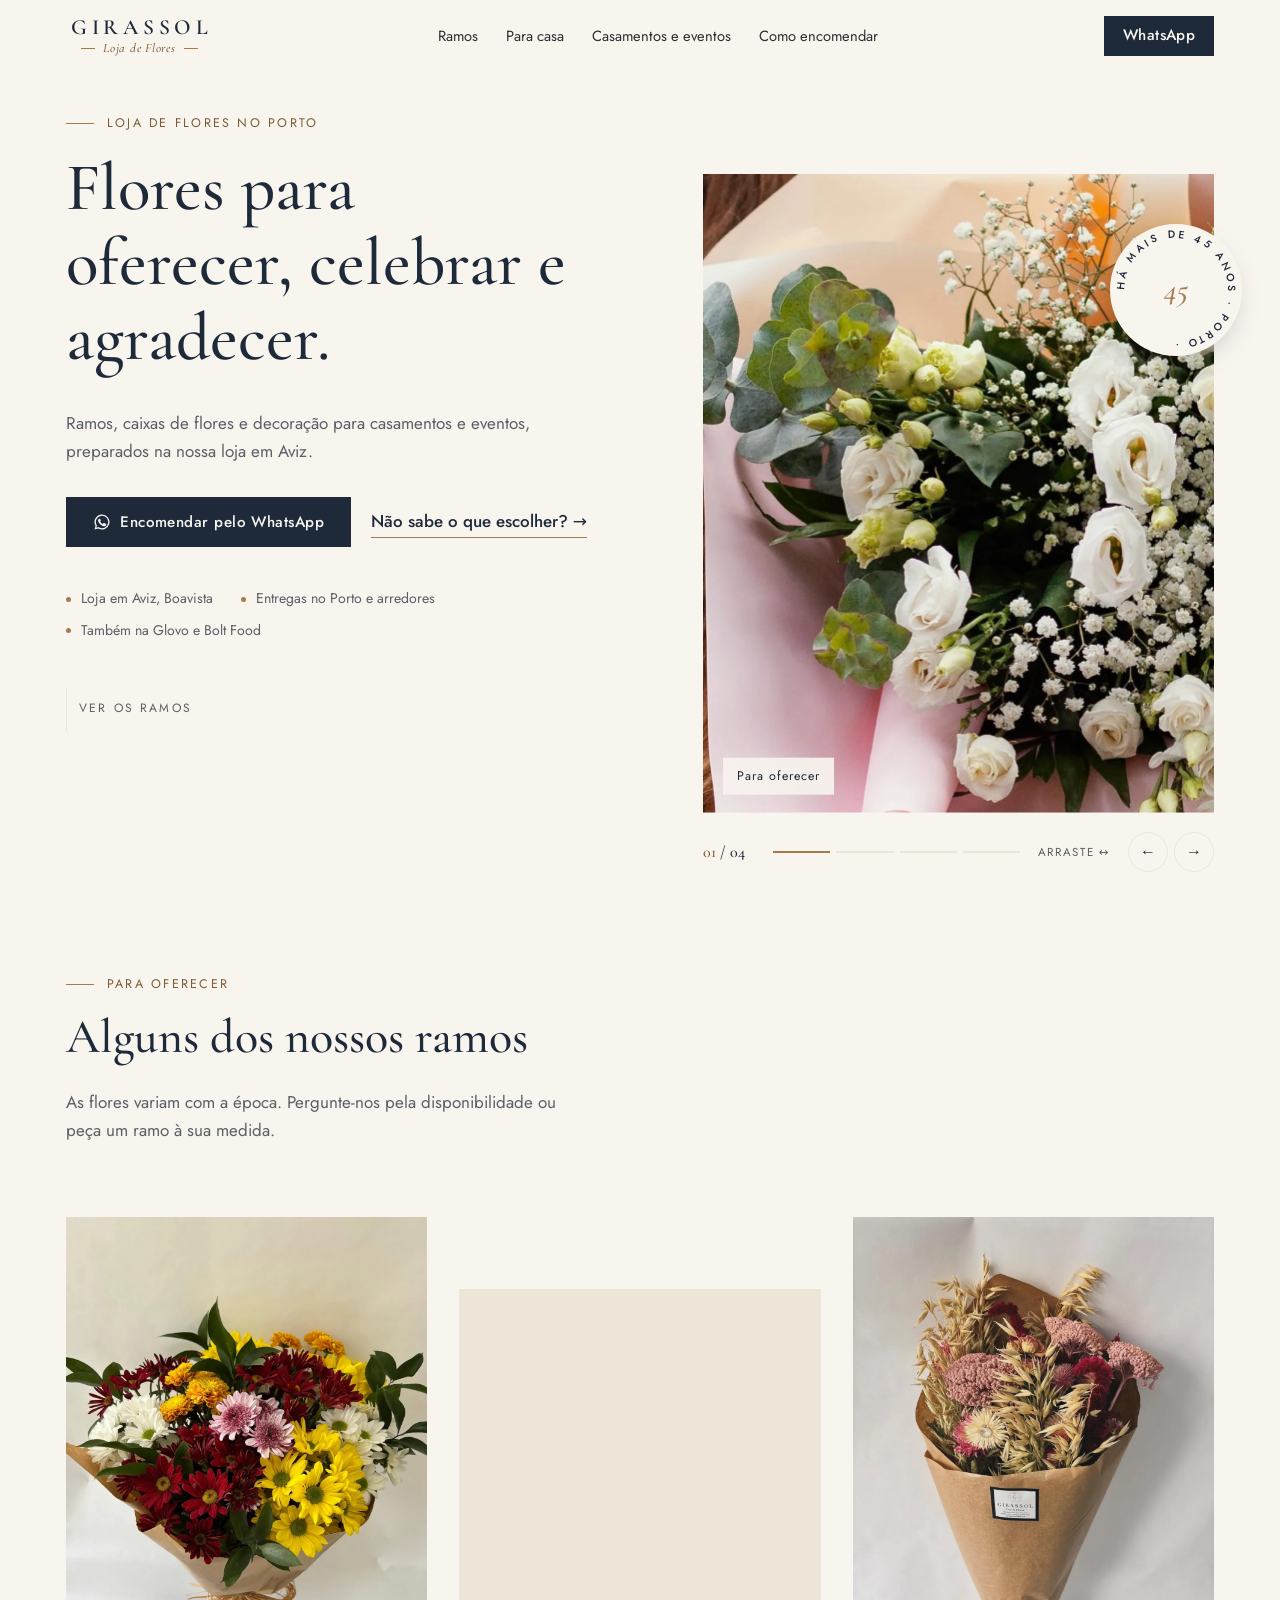
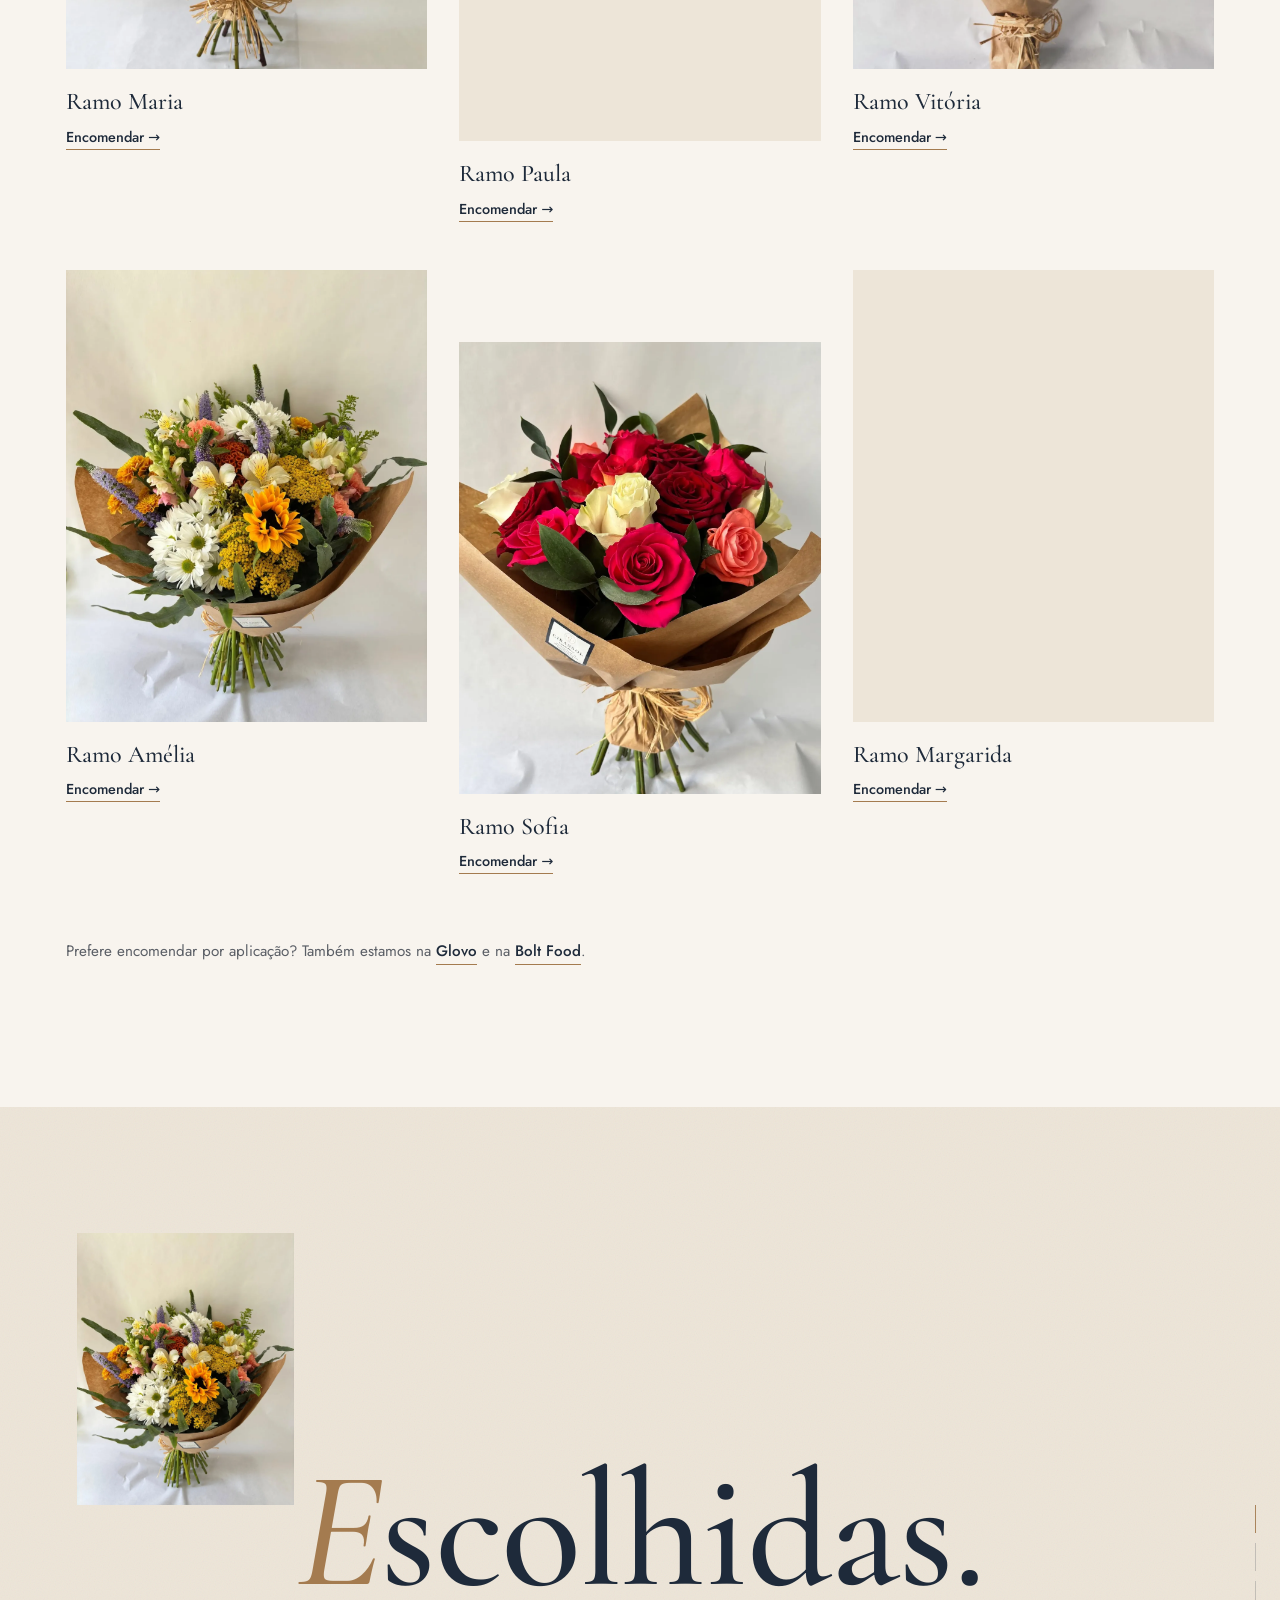
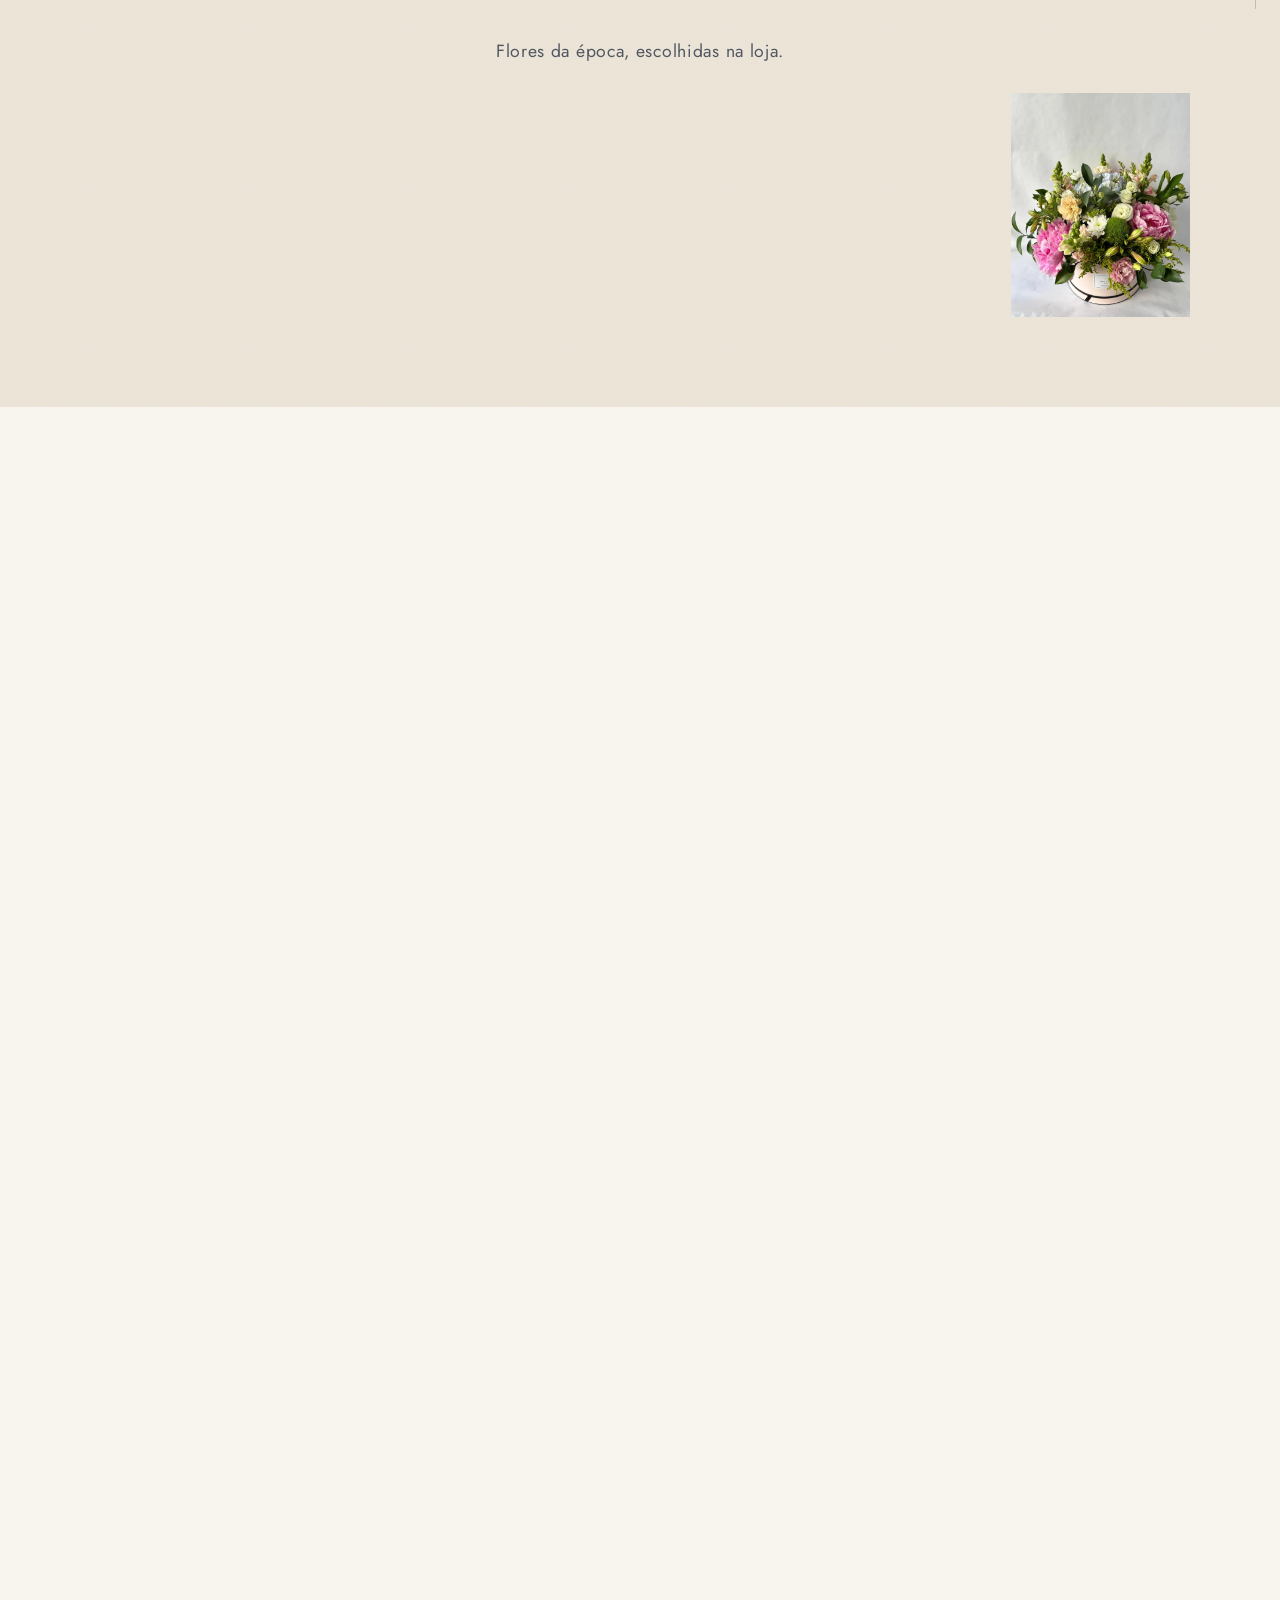
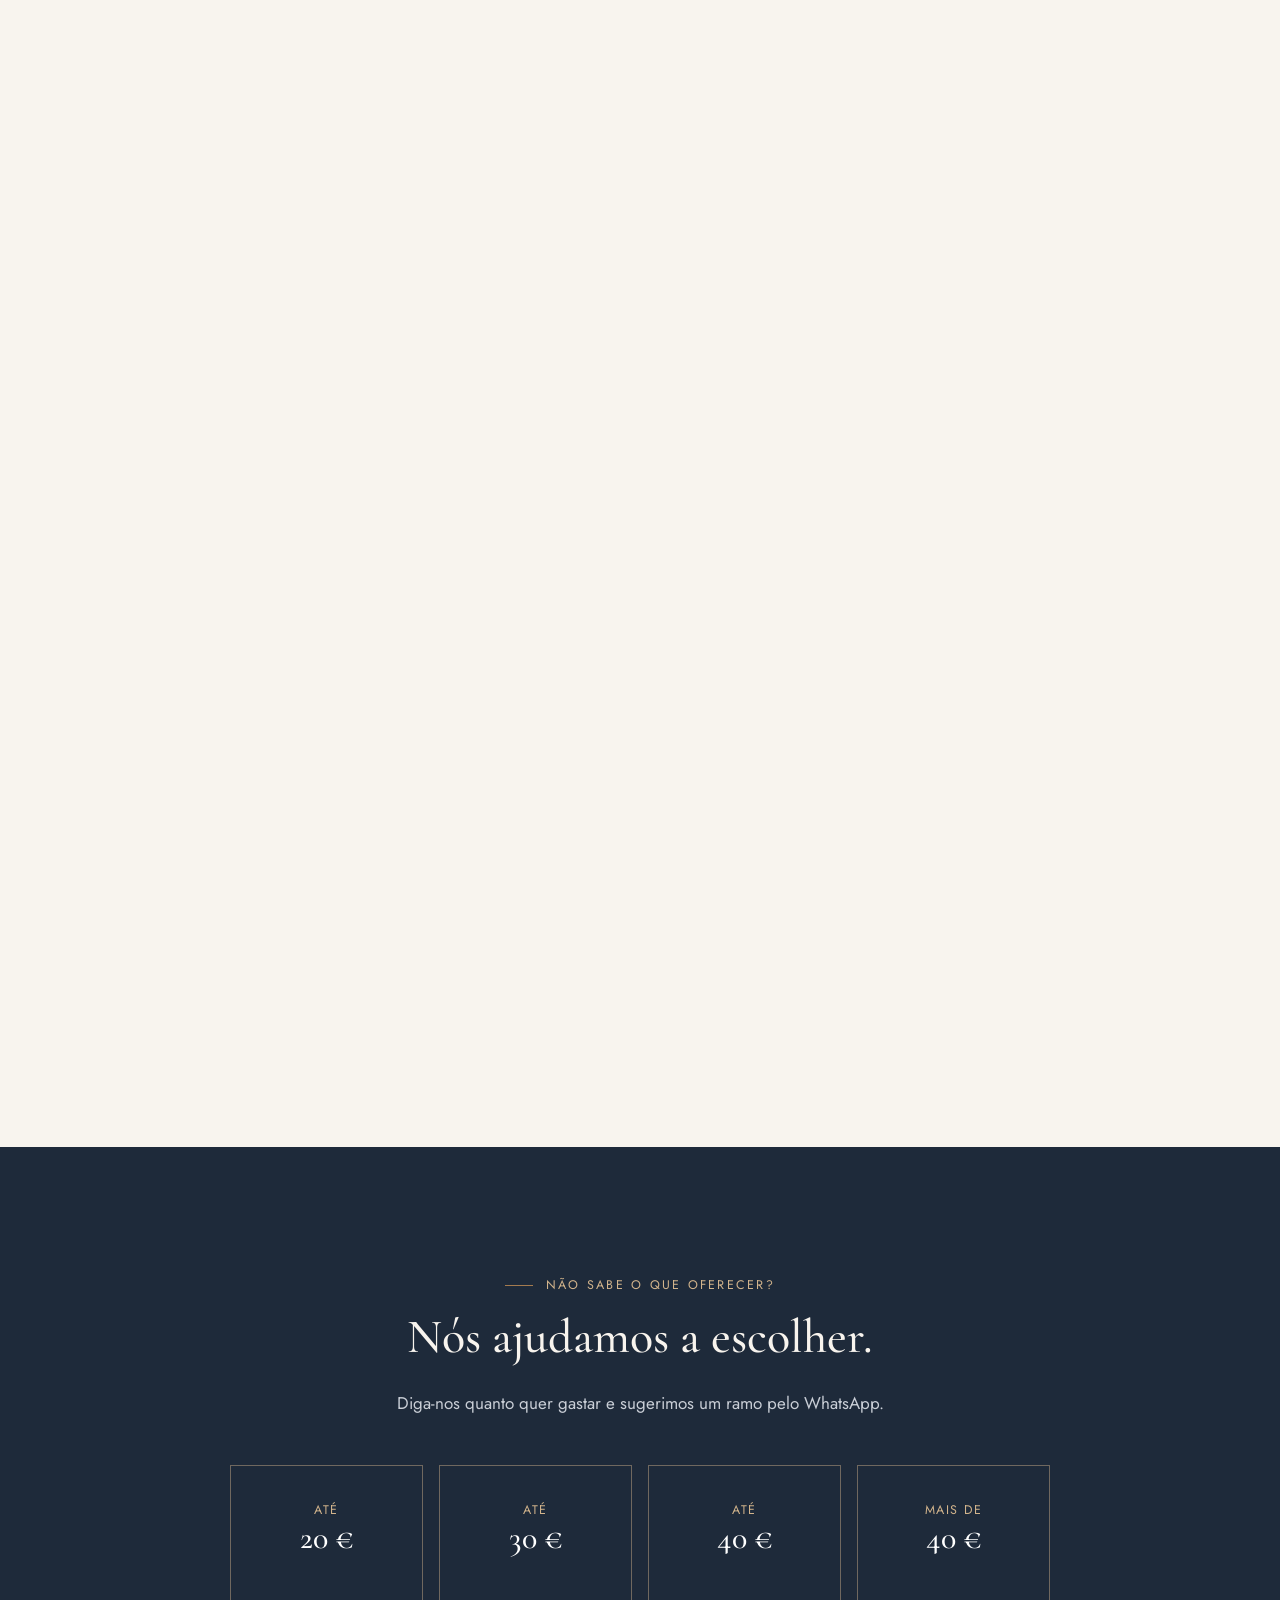
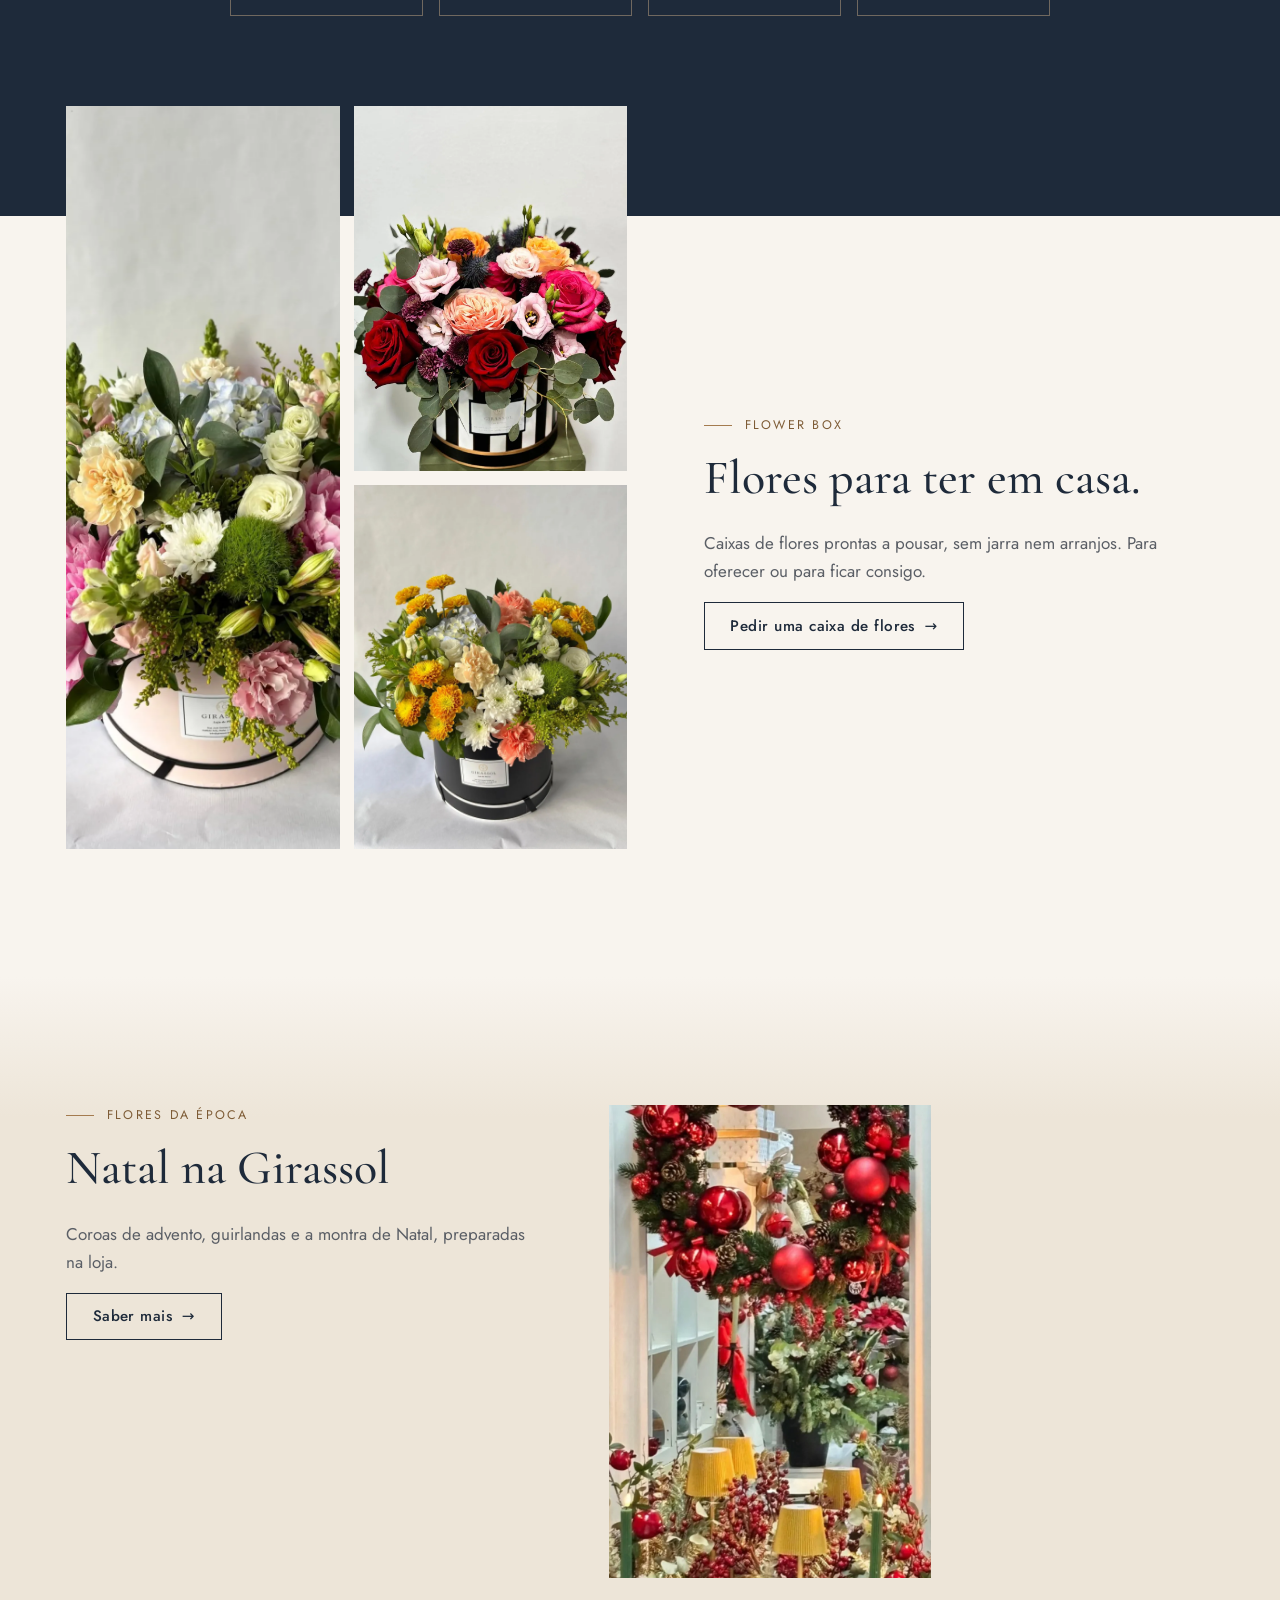
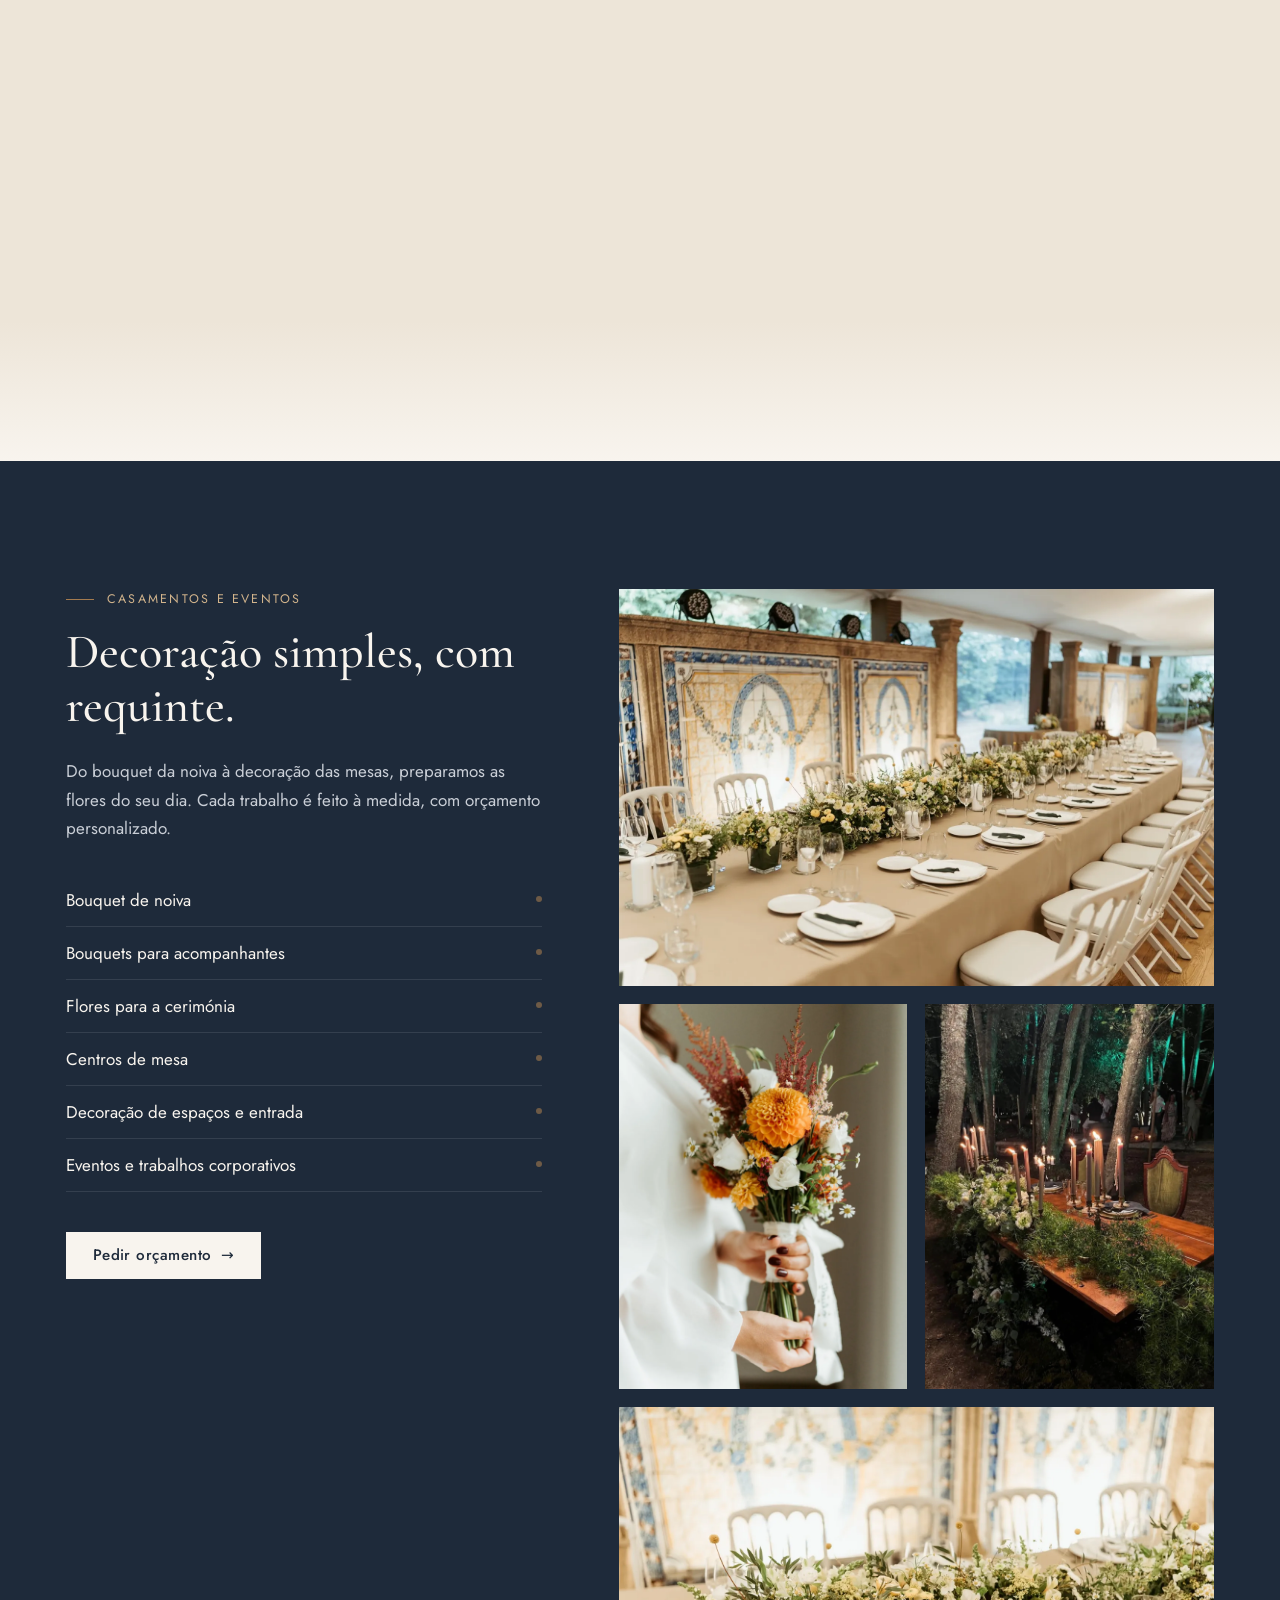
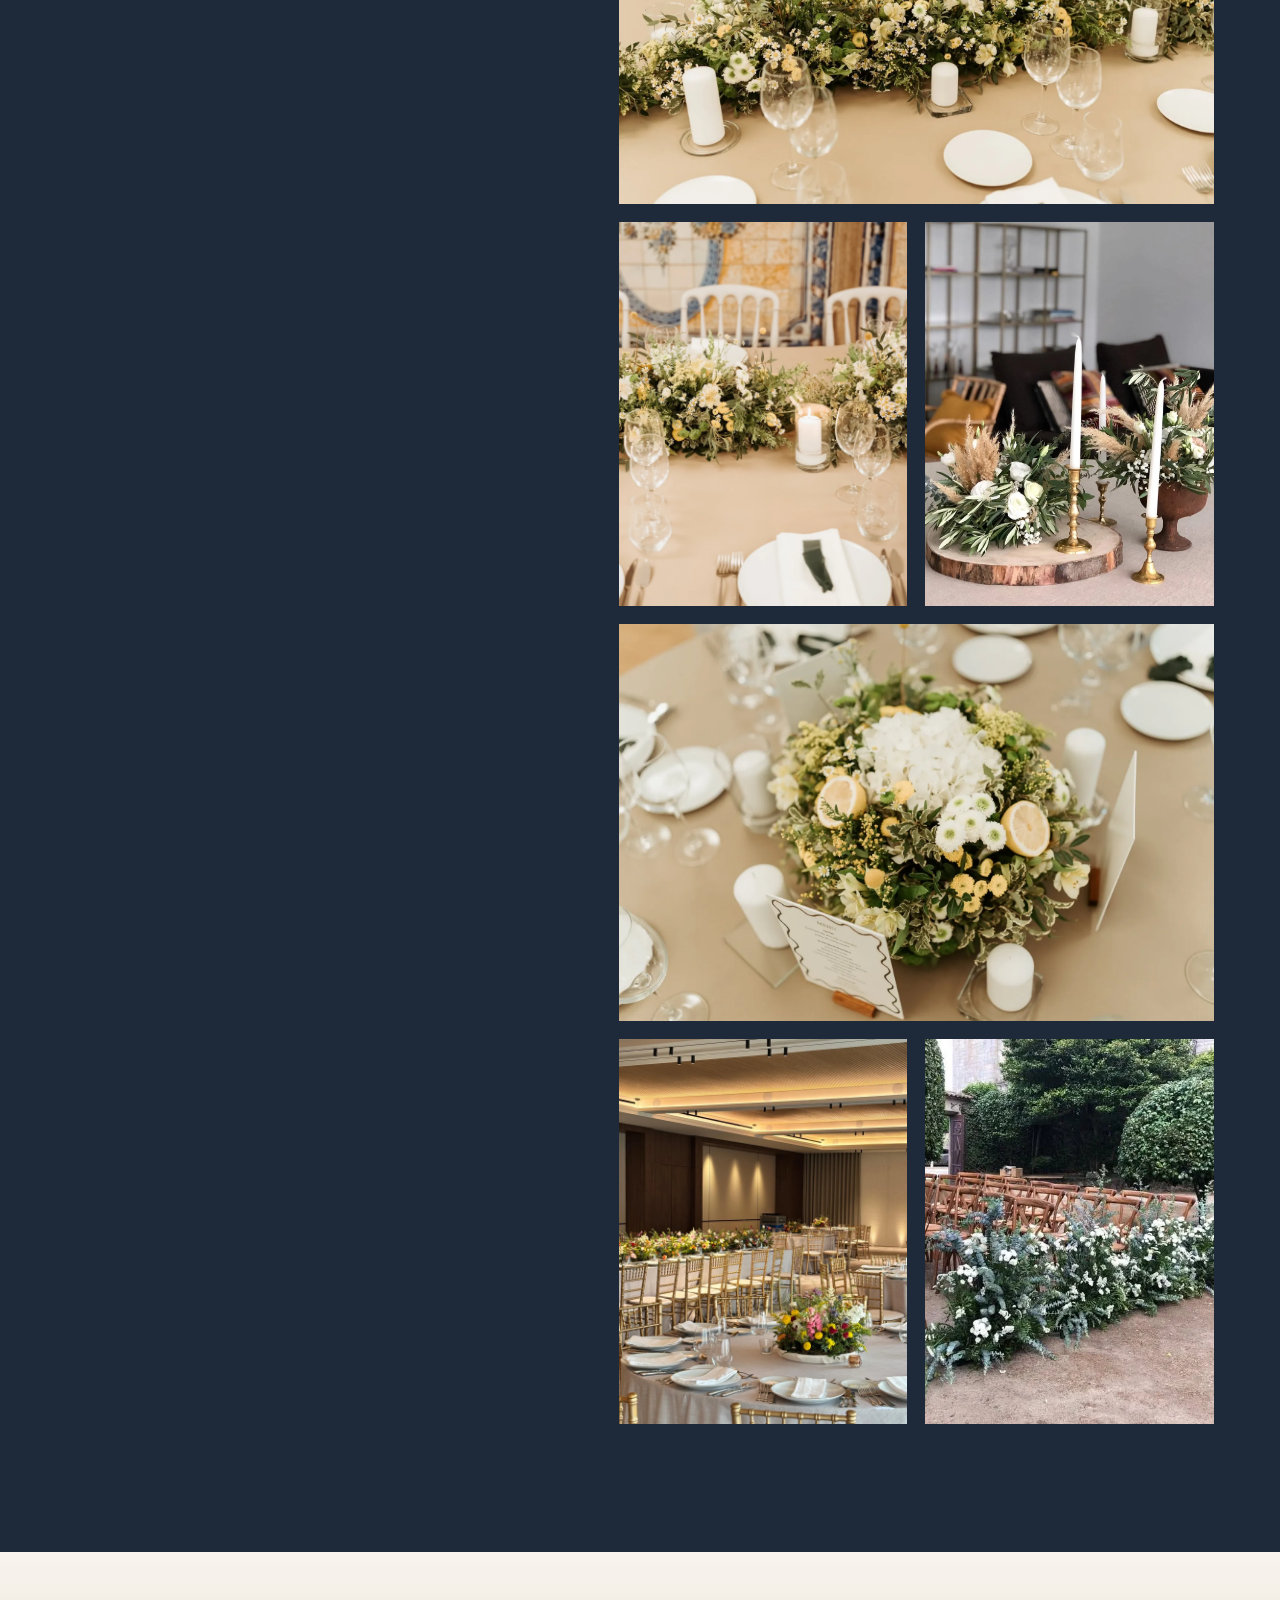
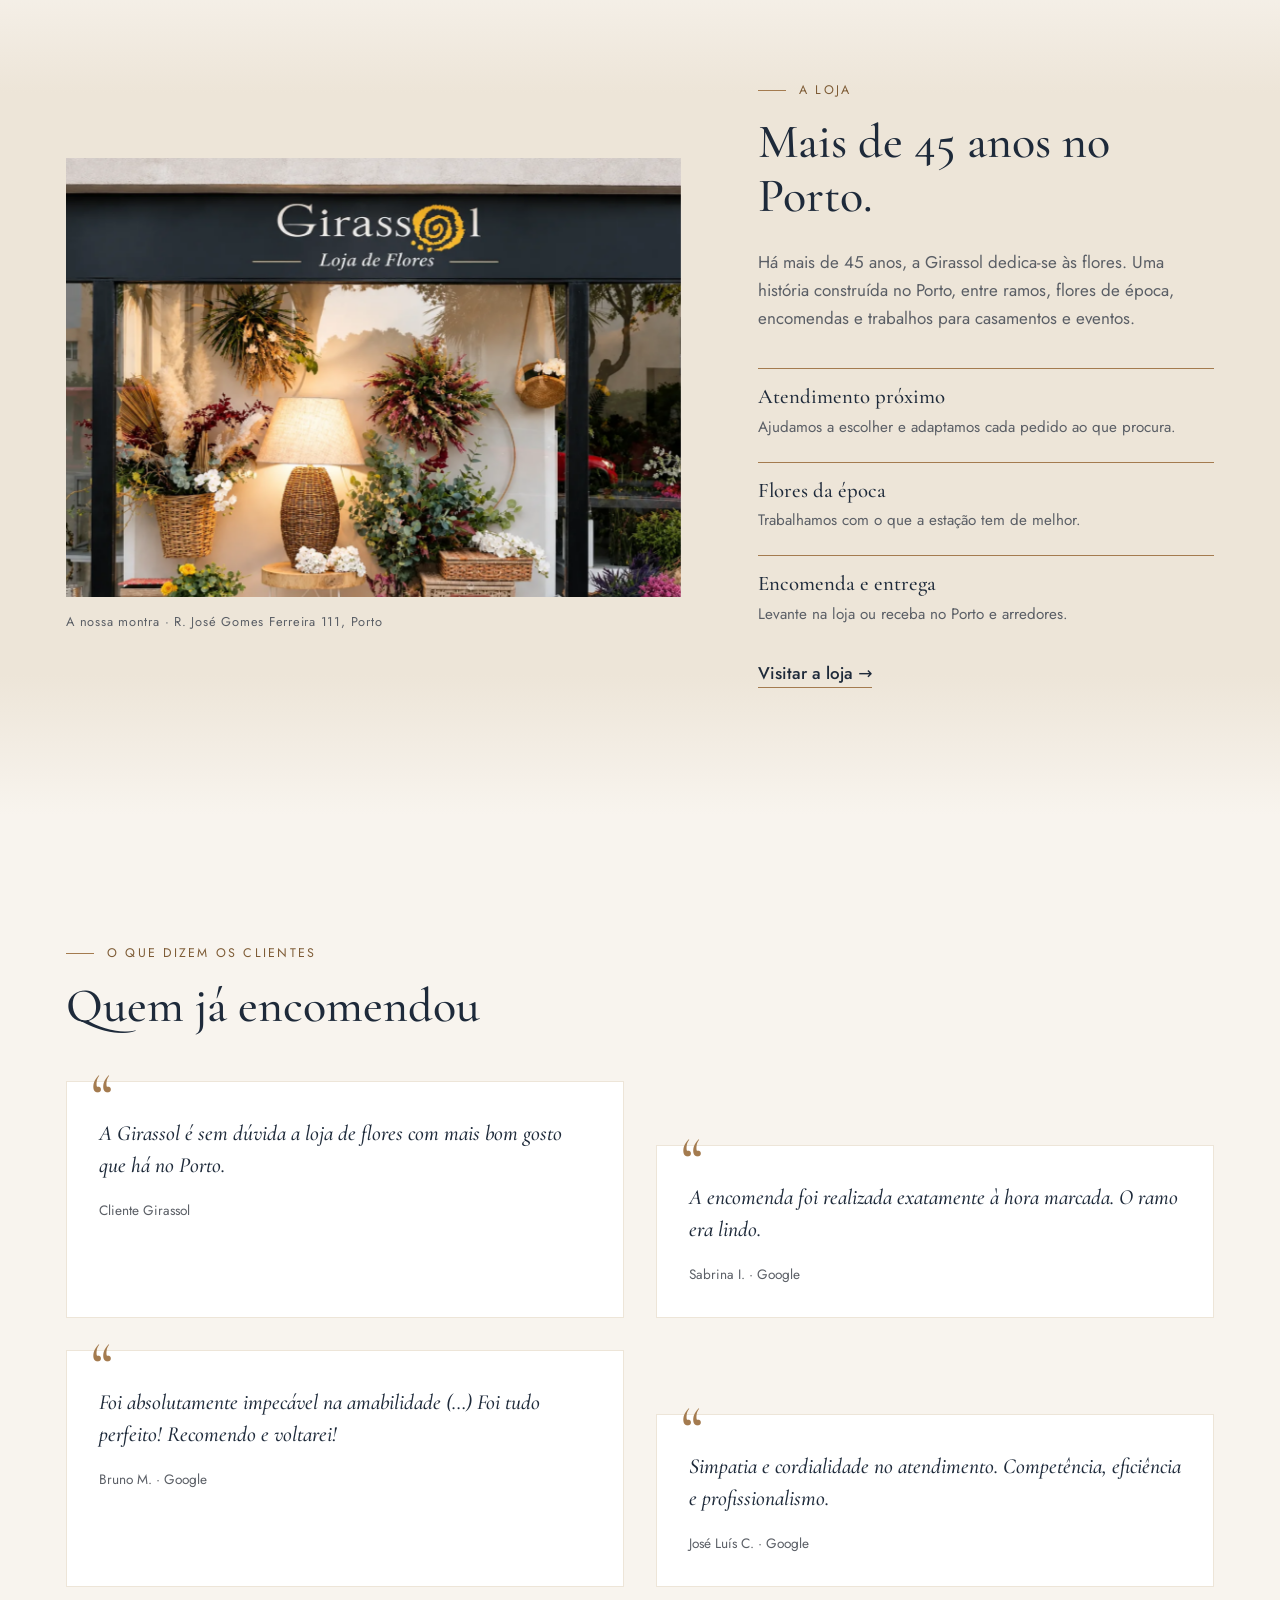
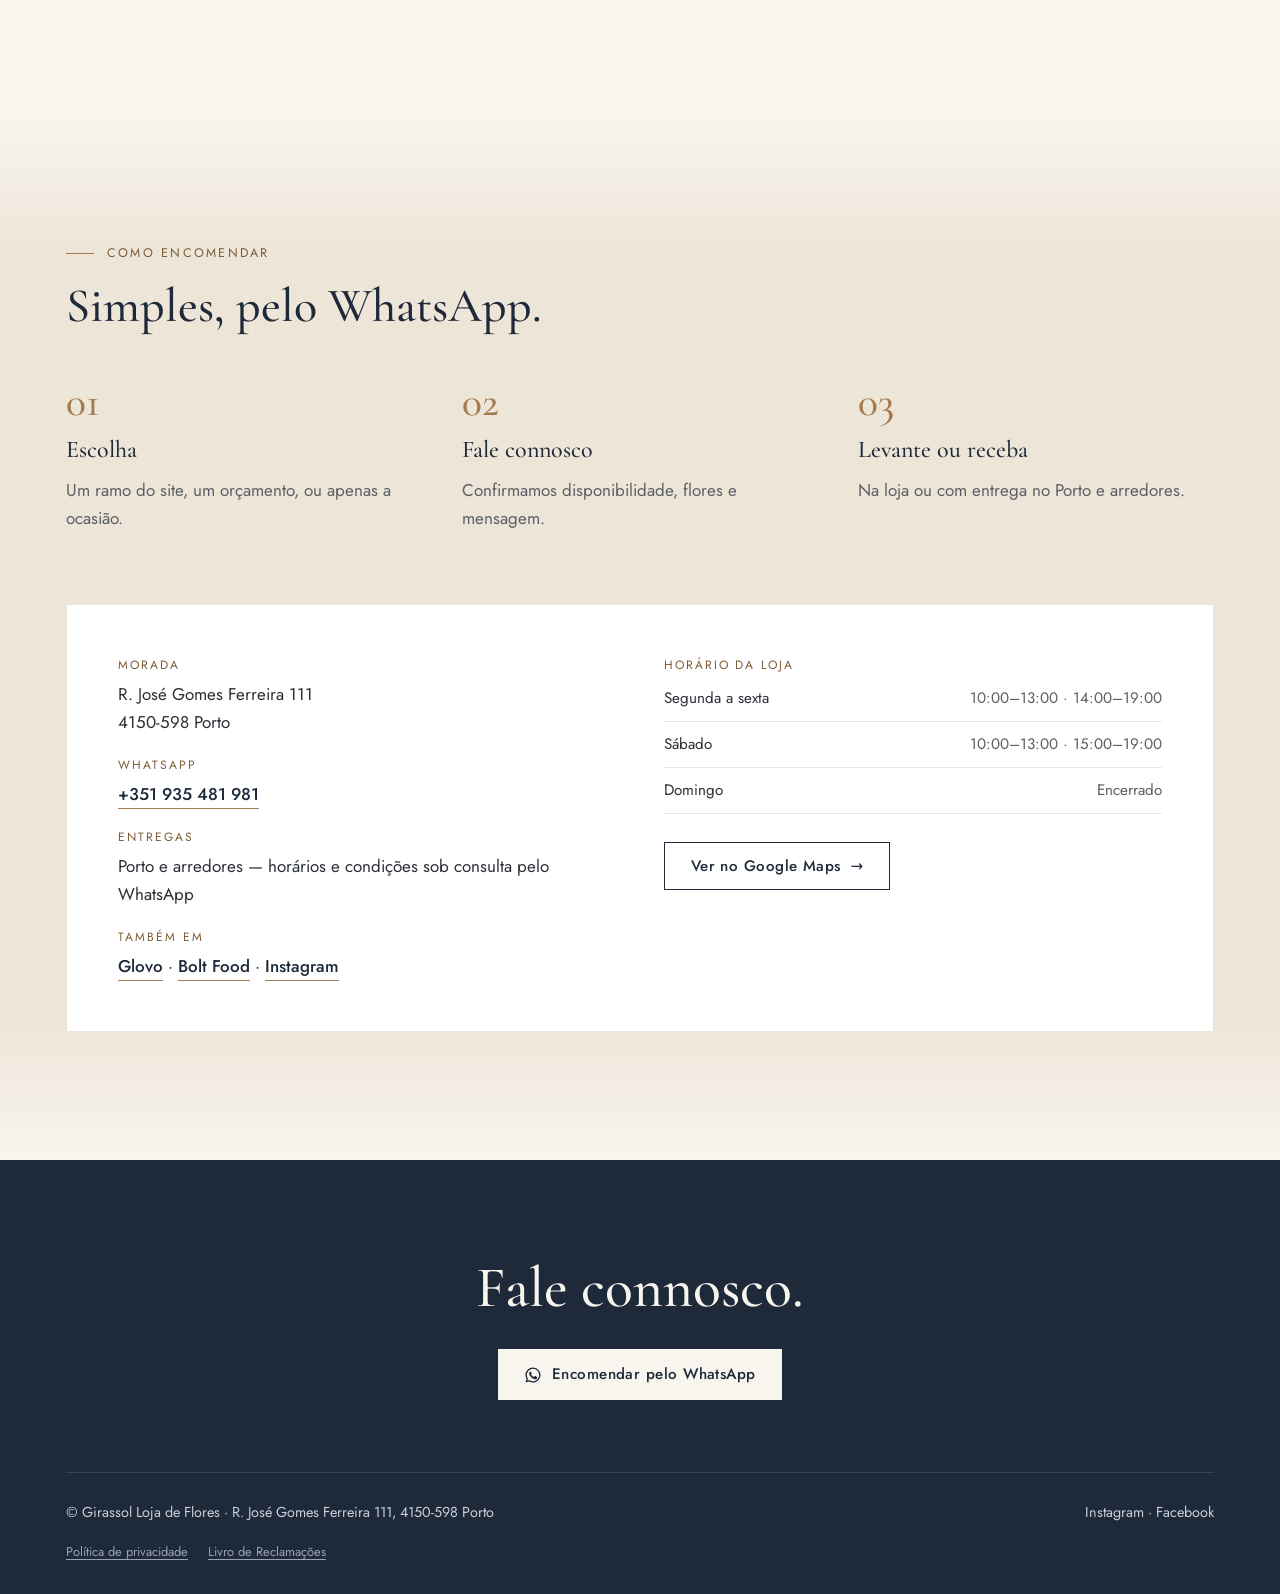
<file: site/index.html>
<!doctype html>
<html lang="pt-PT">
<head>
<meta charset="utf-8">
<meta name="viewport" content="width=device-width, initial-scale=1">
<title>Girassol Loja de Flores · Florista no Porto</title>
<meta name="description" content="Ramos, caixas de flores e decoração para casamentos e eventos, preparados na nossa loja em Aviz, no Porto. Encomendas pelo WhatsApp, com entrega no Porto e arredores.">
<meta name="theme-color" content="#F8F4EE">
<link rel="icon" href="favicon.svg" type="image/svg+xml">

<!-- Partilha (WhatsApp, Facebook, etc.) -->
<meta property="og:type" content="website">
<meta property="og:locale" content="pt_PT">
<meta property="og:site_name" content="Girassol Loja de Flores">
<meta property="og:title" content="Girassol Loja de Flores · Florista no Porto">
<meta property="og:description" content="Ramos, caixas de flores e decoração para casamentos e eventos. Encomendas pelo WhatsApp.">
<meta property="og:image" content="img/partilha.jpg">
<meta name="twitter:card" content="summary_large_image">

<link rel="preload" as="font" type="font/woff2" href="fonts/cormorant-garamond.woff2" crossorigin>
<link rel="preload" as="font" type="font/woff2" href="fonts/jost.woff2" crossorigin>
<link rel="preload" as="image" href="img/pessoasegurandoramo.webp" fetchpriority="high">
<link rel="stylesheet" href="css/estilo.css">
<script>document.documentElement.classList.add("js");</script>
<script src="js/main.js" defer></script>

<script type="application/ld+json">
{
  "@context": "https://schema.org",
  "@type": "Florist",
  "name": "Girassol Loja de Flores",
  "image": "img/partilha.jpg",
  "telephone": "+351935481981",
  "address": {
    "@type": "PostalAddress",
    "streetAddress": "Rua José Gomes Ferreira 111",
    "postalCode": "4150-598",
    "addressLocality": "Porto",
    "addressCountry": "PT"
  },
  "openingHoursSpecification": [
    { "@type": "OpeningHoursSpecification", "dayOfWeek": ["Monday", "Tuesday", "Wednesday", "Thursday", "Friday"], "opens": "10:00", "closes": "13:00" },
    { "@type": "OpeningHoursSpecification", "dayOfWeek": ["Monday", "Tuesday", "Wednesday", "Thursday", "Friday"], "opens": "14:00", "closes": "19:00" },
    { "@type": "OpeningHoursSpecification", "dayOfWeek": "Saturday", "opens": "10:00", "closes": "13:00" },
    { "@type": "OpeningHoursSpecification", "dayOfWeek": "Saturday", "opens": "15:00", "closes": "19:00" }
  ],
  "sameAs": [
    "https://www.instagram.com/girassol_loja_de_flores/",
    "https://www.facebook.com/girassolaviz/"
  ]
}
</script>
</head>
<body>

<a class="saltar" href="#conteudo">Saltar para o conteúdo</a>

<header id="cabecalho">
  <div class="wrap nav">
    <a class="logo" href="#topo" aria-label="Girassol Loja de Flores — início"><span class="nome" aria-hidden="true">GIRASSOL</span><span class="sub" aria-hidden="true">Loja de Flores</span></a>
    <nav aria-label="Principal">
      <ul>
        <li><a href="#ramos">Ramos</a></li>
        <li><a href="#casa">Para casa</a></li>
        <li><a href="#casamentos">Casamentos e eventos</a></li>
        <li><a href="#encomendar">Como encomendar</a></li>
      </ul>
    </nav>
    <a class="btn btn-primary wa" href="https://wa.me/351935481981">WhatsApp</a>
  </div>
</header>

<main id="topo">

  <!-- 1. Hero -->
  <section class="hero" id="hero">
    <div class="wrap grid" id="conteudo">
      <div class="texto">
        <p class="eyebrow entra" style="--d:100ms">Loja de flores no Porto</p>
        <h1>Flores para oferecer, celebrar e agradecer.</h1>
        <p class="lead entra" style="--d:800ms">Ramos, caixas de flores e decoração para casamentos e eventos, preparados na nossa loja em Aviz.</p>
        <div class="acoes entra" style="--d:1000ms">
          <a class="btn btn-primary wa" href="https://wa.me/351935481981">
            <svg viewBox="0 0 24 24" aria-hidden="true"><use href="#i-wa"/></svg>
            Encomendar pelo WhatsApp</a>
          <a class="link" href="#ajuda">Não sabe o que escolher? <span class="seta" aria-hidden="true">→</span></a>
        </div>
        <ul class="confianca entra" style="--d:1200ms">
          <li>Loja em Aviz, Boavista</li>
          <li>Entregas no Porto e arredores</li>
          <li>Também na Glovo e Bolt Food</li>
        </ul>
        <a class="descer entra" style="--d:1500ms" href="#ramos"><i aria-hidden="true"></i>Ver os ramos</a>
      </div>
      <div class="visual">
        <div class="foto principal" data-speed="-0.06" role="region" aria-roledescription="carrossel" aria-label="Fotografias da Girassol" tabindex="0">
          <div class="faixa-fotos">
            <figure class="slide ativo" style="margin:0"><img src="img/pessoasegurandoramo.webp" alt="Ramo de rosas e lisianthus brancos em papel rosa, nos braços de uma cliente" style="object-position:62% 50%" draggable="false" fetchpriority="high"><figcaption>Para oferecer</figcaption></figure>
            <figure class="slide" style="margin:0"><img src="img/ramoderosas.webp" alt="Ramo de rosas vermelhas em papel kraft com etiqueta Girassol" style="object-position:50% 45%" draggable="false" loading="lazy"><figcaption>Ramo de rosas</figcaption></figure>
            <figure class="slide" style="margin:0"><img src="img/caixacamila.webp" alt="Caixa de flores com peónias e hortênsia" style="object-position:50% 60%" draggable="false" loading="lazy"><figcaption>Flower Box</figcaption></figure>
            <figure class="slide" style="margin:0"><img src="img/ramosdenoivas.webp" alt="Bouquet de noiva com dálias e astilbe" style="object-position:50% 40%" draggable="false" loading="lazy"><figcaption>Casamentos</figcaption></figure>
          </div>
        </div>
        <div class="selo-giro" aria-hidden="true">
          <div class="anel">
            <svg viewBox="0 0 132 132">
              <defs><path id="circulo" d="M66,66 m-52,0 a52,52 0 1,1 104,0 a52,52 0 1,1 -104,0"/></defs>
              <text><textPath href="#circulo">Há mais de 45 anos · Porto ·</textPath></text>
            </svg>
          </div>
          <span class="centro">45</span>
        </div>
        <div class="controlos">
          <span class="contador" aria-hidden="true"><b>01</b> / 04</span>
          <div class="barras"><button type="button" aria-label="Ver foto 1"></button><button type="button" aria-label="Ver foto 2"></button><button type="button" aria-label="Ver foto 3"></button><button type="button" aria-label="Ver foto 4"></button></div>
          <span class="arrastar" aria-hidden="true">Arraste ↔</span>
          <div class="setas"><button type="button" class="ant" aria-label="Foto anterior">←</button><button type="button" class="seg" aria-label="Foto seguinte">→</button></div>
        </div>
      </div>
    </div>
  </section>

  <!-- 2. Ramos (lista vem de dados/produtos.json) -->
  <section id="ramos" class="ramos">
    <div class="wrap">
      <div class="cabecalho" data-reveal>
        <div>
          <p class="eyebrow">Para oferecer</p>
          <h2>Alguns dos nossos ramos</h2>
          <p class="lead">As flores variam com a época. Pergunte-nos pela disponibilidade ou peça um ramo à sua medida.</p>
        </div>
      </div>
      <div class="grid-prod" id="lista-ramos">
        <noscript><p class="aviso-dados">Veja os nossos ramos no <a class="link" href="https://www.instagram.com/girassol_loja_de_flores/">Instagram</a> ou fale connosco pelo <a class="link" href="https://wa.me/351935481981">WhatsApp</a>.</p></noscript>
      </div>
      <p class="alternativa" data-reveal>Prefere encomendar por aplicação? Também estamos na <a class="link" href="https://glovoapp.com/pt/pt/porto/stores/girassol-loja-de-flores-opo" target="_blank" rel="noopener">Glovo</a> e na <a class="link" href="https://food.bolt.eu/pt-pt/437-porto/p/149333-girassol-loja-de-flores/" target="_blank" rel="noopener">Bolt Food</a>.</p>
    </div>
  </section>

  <!-- 3. Pausa: palavras ao ritmo do scroll -->
  <section class="palavras" id="palavras" aria-label="Como trabalhamos">
    <div class="palco">
      <div class="flutuantes" aria-hidden="true">
        <div class="flutuante a" data-grupo="0"><img src="img/ramoamelia.webp" alt="" loading="lazy"></div>
        <div class="flutuante b" data-grupo="0"><img src="img/caixacamila.webp" alt="" loading="lazy"></div>
        <div class="flutuante a" data-grupo="1"><img src="img/detalhesbouquetcasamento.webp" alt="" loading="lazy"></div>
        <div class="flutuante b" data-grupo="1"><img src="img/decoracaocasamentomesa3jpg.webp" alt="" loading="lazy"></div>
        <div class="flutuante a" data-grupo="2"><img src="img/caixadiana.webp" alt="" loading="lazy"></div>
        <div class="flutuante b" data-grupo="2"><img src="img/ramosofia.webp" alt="" loading="lazy"></div>
      </div>
      <p class="palavra" data-grupo="0"><strong>Escolhidas.</strong><span>Flores da época, escolhidas na loja.</span></p>
      <p class="palavra" data-grupo="1"><strong>Preparadas.</strong><span>Cada ramo é feito à mão, no Porto.</span></p>
      <p class="palavra" data-grupo="2"><strong>Entregues.</strong><span>Levante na loja ou receba no Porto e arredores.</span></p>
      <div class="marcador" aria-hidden="true"><i data-grupo="0"></i><i data-grupo="1"></i><i data-grupo="2"></i></div>
    </div>
  </section>

  <!-- 4. Não sabe o que oferecer -->
  <section id="ajuda" class="ajuda">
    <div class="wrap">
      <p class="eyebrow" data-reveal>Não sabe o que oferecer?</p>
      <h2 data-reveal style="--d:120ms">Nós ajudamos a escolher.</h2>
      <p class="lead" data-reveal style="--d:240ms">Diga-nos quanto quer gastar e sugerimos um ramo pelo WhatsApp.</p>
      <div class="orcamentos">
        <a class="wa" data-orcamento="até 20 €" href="https://wa.me/351935481981" data-reveal style="--d:0ms"><span>Até</span><strong>20 €</strong><small>Pedir sugestões →</small></a>
        <a class="wa" data-orcamento="até 30 €" href="https://wa.me/351935481981" data-reveal style="--d:120ms"><span>Até</span><strong>30 €</strong><small>Pedir sugestões →</small></a>
        <a class="wa" data-orcamento="até 40 €" href="https://wa.me/351935481981" data-reveal style="--d:240ms"><span>Até</span><strong>40 €</strong><small>Pedir sugestões →</small></a>
        <a class="wa" data-orcamento="acima de 40 €" href="https://wa.me/351935481981" data-reveal style="--d:360ms"><span>Mais de</span><strong>40 €</strong><small>Pedir sugestões →</small></a>
      </div>
    </div>
  </section>

  <!-- 5. Flores para casa (fotos vêm de dados/produtos.json) -->
  <section id="casa" class="casa">
    <div class="wrap split">
      <div class="mosaico" id="mosaico-caixas"></div>
      <div data-reveal>
        <p class="eyebrow">Flower Box</p>
        <h2>Flores para ter em casa.</h2>
        <p class="lead">Caixas de flores prontas a pousar, sem jarra nem arranjos. Para oferecer ou para ficar consigo.</p>
        <a class="btn btn-ghost wa" data-msg="Olá! Vi o site da Girassol e gostaria de encomendar uma caixa de flores." href="https://wa.me/351935481981">Pedir uma caixa de flores <span class="seta" aria-hidden="true">→</span></a>
      </div>
    </div>
  </section>

  <!-- 6. Flores da época (conteúdo vem de dados/produtos.json; desliga-se com "ativa": false) -->
  <section class="epoca bege" id="epoca">
    <div class="wrap layout">
      <div data-reveal>
        <p class="eyebrow">Flores da época</p>
        <h2 class="epoca-titulo">Flores da época</h2>
        <p class="lead epoca-texto"></p>
        <a class="btn btn-ghost wa epoca-botao" href="https://wa.me/351935481981">Saber mais <span class="seta" aria-hidden="true">→</span></a>
      </div>
      <div class="colagem"></div>
    </div>
  </section>

  <!-- 7. Casamentos e eventos -->
  <section id="casamentos" class="casamentos">
    <div class="wrap layout">
      <div class="fixo" data-reveal>
        <p class="eyebrow">Casamentos e eventos</p>
        <h2>Decoração simples, com requinte.</h2>
        <p class="lead">Do bouquet da noiva à decoração das mesas, preparamos as flores do seu dia. Cada trabalho é feito à medida, com orçamento personalizado.</p>
        <ul class="servicos">
          <li>Bouquet de noiva</li>
          <li>Bouquets para acompanhantes</li>
          <li>Flores para a cerimónia</li>
          <li>Centros de mesa</li>
          <li>Decoração de espaços e entrada</li>
          <li>Eventos e trabalhos corporativos</li>
        </ul>
        <a class="btn btn-primary wa" data-msg="Olá! Vi o site da Girassol e gostaria de pedir um orçamento para um casamento/evento." href="https://wa.me/351935481981">Pedir orçamento <span class="seta" aria-hidden="true">→</span></a>
      </div>
      <div class="portfolio">
        <figure class="foto larga" data-reveal="clip" style="margin:0"><img src="img/casamentos.webp" alt="Mesa de casamento com flores do campo em frente a painéis de azulejo" loading="lazy"></figure>
        <figure class="foto alta" data-reveal="clip" style="margin:0"><img src="img/ramosdenoivas.webp" alt="Bouquet de noiva com dálias e astilbe" loading="lazy"></figure>
        <figure class="foto alta desce" data-reveal="clip" style="margin:0;--d:200ms"><img src="img/decoracaomesadejantarnoturna.webp" alt="Mesa de jantar ao ar livre com velas e verdes" loading="lazy"></figure>
        <figure class="foto larga" data-reveal="clip" style="margin:0"><img src="img/decoracaocasamentomesa3.webp" alt="Mesa de casamento com flores brancas e amarelas em frente a azulejos" loading="lazy"></figure>
        <figure class="foto alta" data-reveal="clip" style="margin:0"><img src="img/decoracaocasamentomesa2.webp" alt="Centro de mesa de casamento com flores do campo e vela" loading="lazy"></figure>
        <figure class="foto alta desce" data-reveal="clip" style="margin:0;--d:200ms"><img src="img/decoracaodecentrodemesa.webp" alt="Centros de mesa com velas e verdes" loading="lazy"></figure>
        <figure class="foto larga" data-reveal="clip" style="margin:0"><img src="img/decoracaocasamentomesa.webp" alt="Centro de mesa com hortênsia e limões" loading="lazy"></figure>
        <figure class="foto alta" data-reveal="clip" style="margin:0"><img src="img/eventos.webp" alt="Sala de evento com centros de mesa de flores do campo" loading="lazy"></figure>
        <figure class="foto alta desce" data-reveal="clip" style="margin:0;--d:200ms"><img src="img/decoracoesjardinscasamentos.webp" alt="Cerimónia no jardim com flores brancas" loading="lazy"></figure>
      </div>
    </div>
  </section>

  <!-- 8. A loja -->
  <section class="girassol bege">
    <div class="wrap layout">
      <figure class="montra">
        <div class="foto" data-reveal="clip"><img src="img/montraatualizada.webp" alt="Montra da Girassol Loja de Flores com arranjos de flores secas, cestos e candeeiro" data-speed="0.05" loading="lazy"></div>
        <figcaption data-reveal style="--d:300ms">A nossa montra · R. José Gomes Ferreira 111, Porto</figcaption>
      </figure>
      <div>
        <p class="eyebrow" data-reveal>A loja</p>
        <h2 data-reveal style="--d:120ms">Mais de 45 anos no Porto.</h2>
        <p class="lead" data-reveal style="--d:240ms">Há mais de 45 anos, a Girassol dedica-se às flores. Uma história construída no Porto, entre ramos, flores de época, encomendas e trabalhos para casamentos e eventos.</p>
        <div class="razoes">
          <div data-reveal style="--d:0ms"><h3>Atendimento próximo</h3><p>Ajudamos a escolher e adaptamos cada pedido ao que procura.</p></div>
          <div data-reveal style="--d:120ms"><h3>Flores da época</h3><p>Trabalhamos com o que a estação tem de melhor.</p></div>
          <div data-reveal style="--d:240ms"><h3>Encomenda e entrega</h3><p>Levante na loja ou receba no Porto e arredores.</p></div>
        </div>
        <a class="link" data-reveal href="https://www.google.com/maps/search/?api=1&amp;query=R.+Jos%C3%A9+Gomes+Ferreira+111,+4150-598+Porto" target="_blank" rel="noopener">Visitar a loja <span class="seta" aria-hidden="true">→</span></a>
      </div>
    </div>
  </section>

  <!-- 9. Testemunhos (reais) -->
  <section class="testemunhos">
    <div class="wrap">
      <p class="eyebrow" data-reveal>O que dizem os clientes</p>
      <h2 data-reveal style="--d:120ms">Quem já encomendou</h2>
      <div class="lista">
        <blockquote data-reveal><p>A Girassol é sem dúvida a loja de flores com mais bom gosto que há no Porto.</p><footer>Cliente Girassol</footer></blockquote>
        <blockquote data-reveal style="--d:200ms"><p>A encomenda foi realizada exatamente à hora marcada. O ramo era lindo.</p><footer>Sabrina I. · Google</footer></blockquote>
        <blockquote data-reveal><p>Foi absolutamente impecável na amabilidade (…) Foi tudo perfeito! Recomendo e voltarei!</p><footer>Bruno M. · Google</footer></blockquote>
        <blockquote data-reveal style="--d:200ms"><p>Simpatia e cordialidade no atendimento. Competência, eficiência e profissionalismo.</p><footer>José Luís C. · Google</footer></blockquote>
      </div>
    </div>
  </section>

  <!-- 10. Como encomendar + onde estamos -->
  <section id="encomendar" class="bege">
    <div class="wrap">
      <p class="eyebrow" data-reveal>Como encomendar</p>
      <h2 data-reveal style="--d:120ms">Simples, pelo WhatsApp.</h2>
      <div class="passos">
        <div data-reveal style="--d:0ms"><h3>Escolha</h3><p>Um ramo do site, um orçamento, ou apenas a ocasião.</p></div>
        <div data-reveal style="--d:150ms"><h3>Fale connosco</h3><p>Confirmamos disponibilidade, flores e mensagem.</p></div>
        <div data-reveal style="--d:300ms"><h3>Levante ou receba</h3><p>Na loja ou com entrega no Porto e arredores.</p></div>
      </div>
      <div class="onde" data-reveal>
        <dl>
          <dt>Morada</dt><dd>R. José Gomes Ferreira 111<br>4150-598 Porto</dd>
          <dt>WhatsApp</dt><dd><a class="link wa" href="https://wa.me/351935481981">+351 935 481 981</a></dd>
          <dt>Entregas</dt><dd>Porto e arredores — horários e condições sob consulta pelo WhatsApp</dd>
          <dt>Também em</dt><dd><a class="link" href="https://glovoapp.com/pt/pt/porto/stores/girassol-loja-de-flores-opo" target="_blank" rel="noopener">Glovo</a> · <a class="link" href="https://food.bolt.eu/pt-pt/437-porto/p/149333-girassol-loja-de-flores/" target="_blank" rel="noopener">Bolt Food</a> · <a class="link" href="https://www.instagram.com/girassol_loja_de_flores/" target="_blank" rel="noopener">Instagram</a></dd>
        </dl>
        <div>
          <dl><dt>Horário da loja</dt></dl>
          <table class="horario">
            <tr><td>Segunda a sexta</td><td>10:00–13:00 · 14:00–19:00</td></tr>
            <tr><td>Sábado</td><td>10:00–13:00 · 15:00–19:00</td></tr>
            <tr><td>Domingo</td><td>Encerrado</td></tr>
          </table>
          <p style="margin-top:28px"><a class="btn btn-ghost" href="https://www.google.com/maps/search/?api=1&amp;query=R.+Jos%C3%A9+Gomes+Ferreira+111,+4150-598+Porto" target="_blank" rel="noopener">Ver no Google Maps <span class="seta" aria-hidden="true">→</span></a></p>
        </div>
      </div>
    </div>
  </section>

</main>

<footer class="site" id="rodape">
  <div class="wrap">
    <div class="cta" data-reveal>
      <h2>Fale connosco.</h2>
      <a class="btn btn-primary wa" href="https://wa.me/351935481981">
        <svg viewBox="0 0 24 24" aria-hidden="true"><use href="#i-wa"/></svg>
        Encomendar pelo WhatsApp</a>
    </div>
    <div class="colunas">
      <span>© Girassol Loja de Flores · R. José Gomes Ferreira 111, 4150-598 Porto</span>
      <span><a href="https://www.instagram.com/girassol_loja_de_flores/" target="_blank" rel="noopener">Instagram</a> · <a href="https://www.facebook.com/girassolaviz/" target="_blank" rel="noopener">Facebook</a></span>
    </div>
    <div class="legal">
      <a href="privacidade.html">Política de privacidade</a>
      <a href="https://www.livroreclamacoes.pt/Inicio/" target="_blank" rel="noopener">Livro de Reclamações</a>
    </div>
  </div>
</footer>

<!-- WhatsApp fixo: botão no computador, barra no telemóvel -->
<a class="wa-fixo pc btn btn-primary wa" href="https://wa.me/351935481981" aria-label="Falar pelo WhatsApp">
  <svg viewBox="0 0 24 24" aria-hidden="true"><use href="#i-wa"/></svg> WhatsApp</a>
<div class="wa-fixo tel">
  <a class="btn btn-primary wa" href="https://wa.me/351935481981">
    <svg viewBox="0 0 24 24" aria-hidden="true"><use href="#i-wa"/></svg> Encomendar pelo WhatsApp</a>
</div>

<svg width="0" height="0" style="position:absolute" aria-hidden="true">
  <symbol id="i-wa" viewBox="0 0 24 24"><path d="M12 2a10 10 0 0 0-8.6 15.1L2 22l5-1.3A10 10 0 1 0 12 2Zm0 18.2a8.2 8.2 0 0 1-4.2-1.2l-.3-.2-3 .8.8-2.9-.2-.3A8.2 8.2 0 1 1 12 20.2Zm4.5-6.1c-.2-.1-1.5-.7-1.7-.8-.2-.1-.4-.1-.6.1l-.8 1c-.1.2-.3.2-.5.1a6.7 6.7 0 0 1-3.3-2.9c-.3-.4.2-.4.7-1.3.1-.2 0-.3 0-.4l-.8-1.8c-.2-.5-.4-.4-.6-.4h-.5a1 1 0 0 0-.7.3 3 3 0 0 0-.9 2.2 5.2 5.2 0 0 0 1.1 2.7 11.8 11.8 0 0 0 4.5 4c1.7.7 2.3.8 3.2.6a2.7 2.7 0 0 0 1.8-1.3 2.2 2.2 0 0 0 .2-1.3c-.1-.1-.3-.2-.6-.3Z"/></symbol>
</svg>

</body>
</html>
</file>
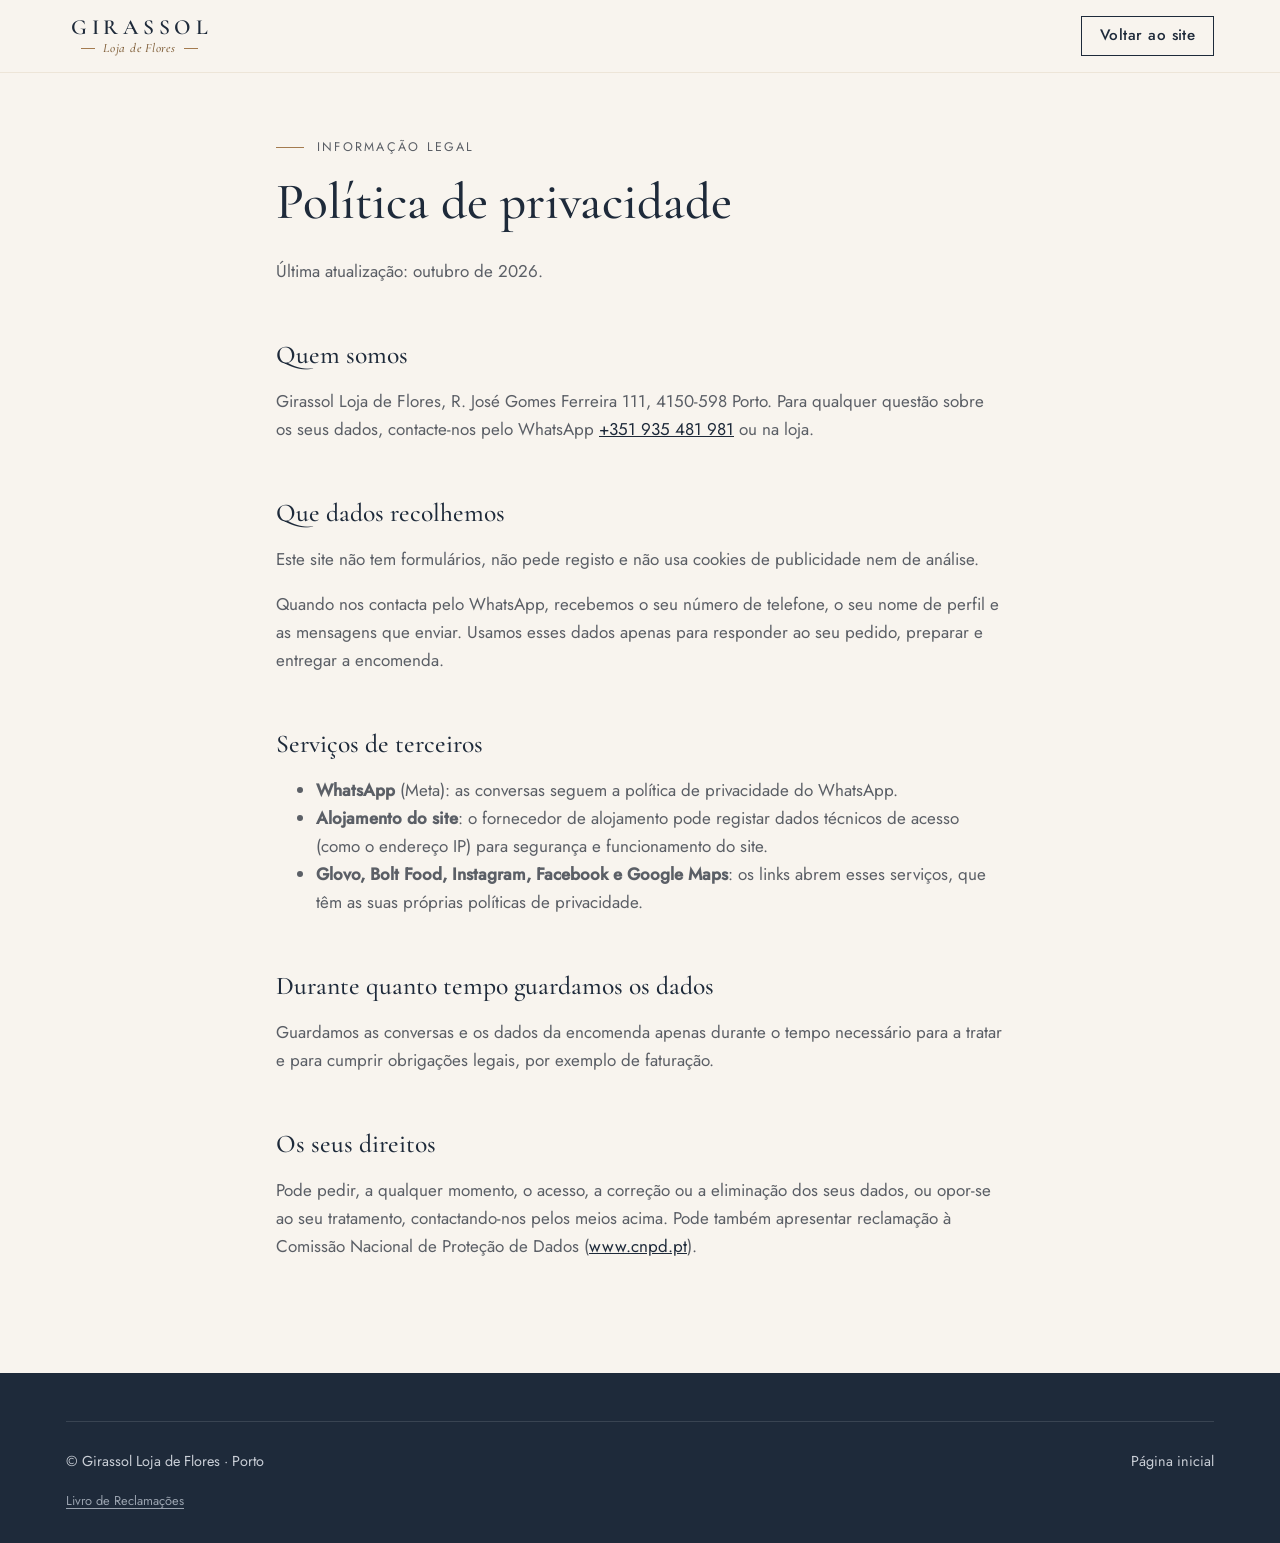
<file: site/privacidade.html>
<!doctype html>
<html lang="pt-PT">
<head>
<meta charset="utf-8">
<meta name="viewport" content="width=device-width, initial-scale=1">
<title>Política de privacidade · Girassol Loja de Flores</title>
<meta name="description" content="Como a Girassol Loja de Flores trata os dados pessoais de quem visita o site e encomenda pelo WhatsApp.">
<meta name="robots" content="noindex">
<link rel="icon" href="favicon.svg" type="image/svg+xml">
<link rel="preload" as="font" type="font/woff2" href="fonts/cormorant-garamond.woff2" crossorigin>
<link rel="preload" as="font" type="font/woff2" href="fonts/jost.woff2" crossorigin>
<link rel="stylesheet" href="css/estilo.css">
</head>
<body>

<header id="cabecalho" class="com-scroll">
  <div class="wrap nav">
    <a class="logo" href="index.html" aria-label="Girassol Loja de Flores — página inicial"><span class="nome" aria-hidden="true">GIRASSOL</span><span class="sub" aria-hidden="true">Loja de Flores</span></a>
    <a class="btn btn-ghost" href="index.html">Voltar ao site</a>
  </div>
</header>

<main class="pagina-texto">
  <div class="wrap">
    <p class="eyebrow">Informação legal</p>
    <h1>Política de privacidade</h1>
    <p>Última atualização: outubro de 2026.</p>

    <h2>Quem somos</h2>
    <p>Girassol Loja de Flores, R. José Gomes Ferreira 111, 4150-598 Porto. Para qualquer questão sobre os seus dados, contacte-nos pelo WhatsApp <a href="https://wa.me/351935481981">+351 935 481 981</a> ou na loja.</p>

    <h2>Que dados recolhemos</h2>
    <p>Este site não tem formulários, não pede registo e não usa cookies de publicidade nem de análise.</p>
    <p>Quando nos contacta pelo WhatsApp, recebemos o seu número de telefone, o seu nome de perfil e as mensagens que enviar. Usamos esses dados apenas para responder ao seu pedido, preparar e entregar a encomenda.</p>

    <h2>Serviços de terceiros</h2>
    <ul>
      <li><strong>WhatsApp</strong> (Meta): as conversas seguem a política de privacidade do WhatsApp.</li>
      <li><strong>Alojamento do site</strong>: o fornecedor de alojamento pode registar dados técnicos de acesso (como o endereço IP) para segurança e funcionamento do site.</li>
      <li><strong>Glovo, Bolt Food, Instagram, Facebook e Google Maps</strong>: os links abrem esses serviços, que têm as suas próprias políticas de privacidade.</li>
    </ul>

    <h2>Durante quanto tempo guardamos os dados</h2>
    <p>Guardamos as conversas e os dados da encomenda apenas durante o tempo necessário para a tratar e para cumprir obrigações legais, por exemplo de faturação.</p>

    <h2>Os seus direitos</h2>
    <p>Pode pedir, a qualquer momento, o acesso, a correção ou a eliminação dos seus dados, ou opor-se ao seu tratamento, contactando-nos pelos meios acima. Pode também apresentar reclamação à Comissão Nacional de Proteção de Dados (<a href="https://www.cnpd.pt" target="_blank" rel="noopener">www.cnpd.pt</a>).</p>
  </div>
</main>

<footer class="site" style="padding-top:48px">
  <div class="wrap">
    <div class="colunas">
      <span>© Girassol Loja de Flores · Porto</span>
      <span><a href="index.html">Página inicial</a></span>
    </div>
    <div class="legal">
      <a href="https://www.livroreclamacoes.pt/Inicio/" target="_blank" rel="noopener">Livro de Reclamações</a>
    </div>
  </div>
</footer>

</body>
</html>
</file>
<file: site/css/estilo.css>
/* Girassol Loja de Flores — estilos */

/* Tipos de letra alojados no próprio site (licença SIL Open Font License, ver fonts/LICENCA.txt) */
@font-face { font-family: "Cormorant Garamond"; font-style: normal; font-weight: 500 600; font-display: swap; src: url("../fonts/cormorant-garamond.woff2") format("woff2"); }
@font-face { font-family: "Cormorant Garamond"; font-style: italic; font-weight: 500; font-display: swap; src: url("../fonts/cormorant-garamond-italico.woff2") format("woff2"); }
@font-face { font-family: "Jost"; font-style: normal; font-weight: 400 500; font-display: swap; src: url("../fonts/jost.woff2") format("woff2"); }
:root {
  --creme: #F8F4EE;
  --bege: #EDE5D8;
  --marinho: #1E2A3A;
  --dourado: #A47B4F;
  --dourado-texto: #7E5C36;
  --dourado-claro: #D2B48C;
  --oliva: #5F6B4F;
  --texto: #2B2F36;
  --texto-suave: #5B5F66;
  --serif: "Cormorant Garamond", Georgia, serif;
  --sans: "Jost", system-ui, sans-serif;
  --max: 1180px;
  --ease: cubic-bezier(.2, .7, .2, 1);
  --lento: 1s;
}
* { box-sizing: border-box; }
html { scroll-behavior: smooth; }
body { margin: 0; background: var(--creme); color: var(--texto); font: 400 17px/1.65 var(--sans); overflow-x: hidden; }
img { display: block; width: 100%; height: 100%; object-fit: cover; }
a { color: inherit; }
h1, h2, h3 { font-family: var(--serif); font-weight: 500; color: var(--marinho); line-height: 1.12; margin: 0 0 .5em; }
h1 { font-size: clamp(2.5rem, 5.4vw, 4.2rem); }
h2 { font-size: clamp(2rem, 3.8vw, 3rem); }
h3 { font-size: 1.5rem; }
.wrap { max-width: var(--max); margin: 0 auto; padding: 0 16px; }
section { padding: clamp(72px, 10vw, 128px) 0; position: relative; }
.eyebrow { font-size: .78rem; letter-spacing: .18em; text-transform: uppercase; color: var(--dourado-texto); margin: 0 0 1rem; display: flex; align-items: center; gap: .8rem; }
.eyebrow::before { content: ""; width: 28px; height: 1px; background: var(--dourado); }
.lead { color: var(--texto-suave); max-width: 52ch; }

/* ---------- Movimento: aparecer ao entrar no ecrã ---------- */
.js [data-reveal] { opacity: 0; transform: translateY(18px); transition: opacity var(--lento) var(--ease), transform var(--lento) var(--ease); transition-delay: var(--d, 0ms); }
.js [data-reveal].is-in { opacity: 1; transform: none; }
/* Revelar foto: uma "cortina" da cor do fundo abre-se de baixo para cima.
   (Não usar clip-path no próprio elemento: escondido a 100%, o navegador nunca o dá como visível.) */
.js [data-reveal="clip"] { opacity: 1; transform: none; position: relative; }
.js [data-reveal="clip"]::after { content: ""; position: absolute; inset: 0; z-index: 1; background: var(--cobre, var(--creme)); transform-origin: top; transition: transform 1.4s var(--ease); transition-delay: var(--d, 0ms); pointer-events: none; }
.js [data-reveal="clip"].is-in::after { transform: scaleY(0); }
.casamentos { --cobre: var(--marinho); }
.bege { --cobre: var(--bege); }
.js [data-reveal="clip"] img { transform: scale(1.06); transition: transform 1.8s var(--ease); transition-delay: var(--d, 0ms); }
.js [data-reveal="clip"].is-in img { transform: scale(1); }
[data-speed] { will-change: transform; }

/* ---------- Botões e links ---------- */
.btn { display: inline-flex; align-items: center; gap: .6rem; padding: .95rem 1.6rem; font: 500 .95rem/1 var(--sans); letter-spacing: .03em; text-decoration: none; border: 1px solid var(--marinho); transition: background .4s var(--ease), color .4s var(--ease), transform .4s var(--ease); }
.btn-primary { background: var(--marinho); color: var(--creme); }
.btn-primary:hover { background: #2C3B50; transform: translateY(-2px); }
.btn-ghost { color: var(--marinho); background: transparent; }
.btn-ghost:hover { background: var(--marinho); color: var(--creme); }
.btn svg { width: 18px; height: 18px; fill: currentColor; flex: none; }
.link { color: var(--marinho); font-weight: 500; text-decoration: none; background: linear-gradient(var(--dourado), var(--dourado)) left bottom / 100% 1px no-repeat; padding-bottom: 3px; transition: background-size .5s var(--ease); }
.link:hover { background-size: 40% 1px; }
.seta { display: inline-block; transition: transform .5s var(--ease); }
a:hover .seta { transform: translateX(5px); }

/* ---------- Header ---------- */
header { position: sticky; top: 0; z-index: 30; background: rgba(248,244,238,.9); backdrop-filter: blur(8px); border-bottom: 1px solid transparent; transition: border-color .6s, background .6s; }
header.com-scroll { border-color: var(--bege); background: rgba(248,244,238,.96); }
.nav { display: flex; align-items: center; justify-content: space-between; height: 72px; }
/* Logótipo em texto (até termos o ficheiro do logo do sol em espiral) */
.logo { display: flex; flex-direction: column; align-items: center; gap: 4px; text-decoration: none; color: var(--marinho); }
.logo .nome { font: 600 1.35rem/1 var(--serif); letter-spacing: .22em; padding-left: .22em; }
.logo .sub { display: flex; align-items: center; gap: 8px; font: italic 500 .8rem/1 var(--serif); letter-spacing: .06em; color: var(--dourado-texto); }
.logo .sub::before, .logo .sub::after { content: ""; width: 14px; height: 1px; background: var(--dourado); }
.nav ul { display: flex; gap: 28px; list-style: none; margin: 0; padding: 0; font-size: .92rem; }
.nav ul a { text-decoration: none; background: linear-gradient(var(--dourado), var(--dourado)) left bottom / 0 1px no-repeat; padding-bottom: 3px; transition: background-size .5s var(--ease); }
.nav ul a:hover { background-size: 100% 1px; }
.nav .btn { padding: .7rem 1.1rem; }
@media (max-width: 900px) { .nav ul { display: none; } }

/* ---------- 1. Hero ---------- */
.hero { padding: 40px 0 0; }
.hero .grid { display: grid; grid-template-columns: 1fr 1.05fr; gap: clamp(32px, 5vw, 72px); align-items: center; }
.hero .texto { padding-bottom: 56px; }
.hero .acoes { display: flex; flex-wrap: wrap; gap: 20px; align-items: center; margin-top: 2rem; }
.hero .eyebrow::before { transform-origin: left; }
/* Fotos do hero: carrossel + selo a girar */
.hero .visual { position: relative; z-index: 2; margin-bottom: -140px; }
.hero .foto { overflow: hidden; }
/* Carrossel do hero: arrastar para o lado ou deixar passar sozinho */
.hero .principal { aspect-ratio: 4/5; margin-left: 8%; position: relative; cursor: grab; touch-action: pan-y; user-select: none; }
.hero .principal.a-arrastar { cursor: grabbing; }
.faixa-fotos { display: flex; height: 100%; transition: transform 1.1s var(--ease), opacity .5s var(--ease); will-change: transform; }
.a-arrastar .faixa-fotos { transition: none; }
.slide { flex: 0 0 100%; height: 100%; overflow: hidden; position: relative; }
.slide img { transition: transform 1.6s var(--ease); transform: scale(1.08); pointer-events: none; }
.slide.ativo img { transform: scale(1); }
.slide figcaption { position: absolute; left: 20px; bottom: 18px; padding: 8px 14px; background: rgba(248,244,238,.92); font-size: .78rem; letter-spacing: .08em; color: var(--marinho); opacity: 0; transform: translateY(8px); transition: opacity .8s var(--ease) .4s, transform .8s var(--ease) .4s; }
.slide.ativo figcaption { opacity: 1; transform: none; }
.controlos { display: flex; align-items: center; gap: 18px; margin: 18px 0 0 8%; }
.contador { font: 500 1rem/1 var(--serif); color: var(--marinho); min-width: 52px; }
.contador b { font-weight: 500; color: var(--dourado-texto); }
.barras { display: flex; gap: 6px; flex: 1; }
.barras button { flex: 1; height: 14px; padding: 0; border: 0; background: none; cursor: pointer; position: relative; }
.barras button::before, .barras button::after { content: ""; position: absolute; left: 0; right: 0; top: 6px; height: 2px; background: var(--bege); }
.barras button::after { background: var(--dourado); transform: scaleX(0); transform-origin: left; }
.barras button.feito::after { transform: scaleX(1); }
.barras button.ativo::after { animation: encher var(--tempo, 6s) linear forwards; }
.pausado .barras button.ativo::after { animation-play-state: paused; }
@keyframes encher { to { transform: scaleX(1); } }
.setas { display: flex; gap: 6px; }
.setas button { width: 40px; height: 40px; border: 1px solid var(--bege); border-radius: 50%; background: transparent; color: var(--marinho); cursor: pointer; font-size: 1rem; transition: border-color .4s, background .4s; }
.setas button:hover { border-color: var(--marinho); background: #fff; }
.arrastar { font-size: .72rem; letter-spacing: .14em; text-transform: uppercase; color: var(--texto-suave); white-space: nowrap; }
.selo-giro { position: absolute; right: -28px; top: 7%; width: 132px; height: 132px; z-index: 4; color: var(--marinho); background: var(--creme); border-radius: 50%; box-shadow: 0 10px 30px -14px rgba(30,42,58,.35); }
.selo-giro .anel { width: 100%; height: 100%; animation: girar 40s linear infinite; }
.selo-giro .anel svg { width: 100%; height: 100%; overflow: visible; transform: rotate(var(--rot, 0deg)); }
.selo-giro text { font: 500 10.5px var(--sans); letter-spacing: .32em; fill: currentColor; text-transform: uppercase; }
.selo-giro .centro { position: absolute; inset: 0; display: grid; place-items: center; font: italic 500 1.9rem/1 var(--serif); color: var(--dourado); }
@keyframes girar { to { transform: rotate(360deg); } }
.descer { display: inline-flex; align-items: center; gap: 12px; margin-top: 2.8rem; font-size: .75rem; letter-spacing: .18em; text-transform: uppercase; color: var(--texto-suave); text-decoration: none; }
.descer i { position: relative; width: 1px; height: 44px; background: var(--bege); overflow: hidden; }
.descer i::after { content: ""; position: absolute; left: 0; top: -50%; width: 1px; height: 50%; background: var(--dourado); animation: cair 2.4s var(--ease) infinite; }
@keyframes cair { to { top: 100%; } }
/* Headline palavra a palavra */
.js .hero h1 .w { display: inline-block; overflow: hidden; vertical-align: top; padding-bottom: .1em; margin-bottom: -.1em; }
.js .hero h1 .w > span { display: inline-block; transform: translateY(110%); animation: subir 1.1s var(--ease) forwards; animation-delay: calc(250ms + var(--i) * 75ms); }
@keyframes subir { to { transform: none; } }
.js .hero .eyebrow::before { transform: scaleX(0); animation: linha 1.2s var(--ease) .1s forwards; }
@keyframes linha { to { transform: scaleX(1); } }
.js .selo-giro { opacity: 0; transform: scale(.85) rotate(-40deg); animation: aparecer 1.6s var(--ease) 1.3s forwards; }
@keyframes aparecer { to { opacity: 1; transform: none; } }
.confianca { list-style: none; padding: 0; margin: 2.5rem 0 0; display: flex; flex-wrap: wrap; gap: 8px 28px; font-size: .88rem; color: var(--texto-suave); }
.confianca li { display: flex; align-items: center; gap: 10px; }
.confianca li::before { content: ""; width: 5px; height: 5px; border-radius: 50%; background: var(--dourado); }
/* entrada ao carregar */
.js .hero .entra { opacity: 0; transform: translateY(20px); animation: entrar 1.2s var(--ease) forwards; animation-delay: var(--d, 0ms); }
.js .hero .principal { clip-path: inset(100% 0 0 0); animation: revelar 1.7s var(--ease) .15s forwards; }
.js .controlos { opacity: 0; animation: entrar 1.2s var(--ease) 1.2s forwards; }
@keyframes entrar { to { opacity: 1; transform: none; } }
@keyframes revelar { to { clip-path: inset(0 0 0 0); } }
@keyframes assentar { to { transform: scale(1); } }
@media (max-width: 800px) {
  .hero .grid { grid-template-columns: 1fr; }
  .hero .visual { order: -1; margin-bottom: 0; }
  .hero .principal { aspect-ratio: 4/4.4; margin-left: 10%; }
  .controlos { margin-left: 10%; }
  .arrastar { display: none; }
  .selo-giro { width: 96px; height: 96px; right: -6px; top: -14px; }
  .selo-giro text { font-size: 10px; }
  .hero .texto { padding: 24px 0 0; }
  .descer { display: none; }
}

/* ---------- 2. Ramos ---------- */
.ramos { padding-top: clamp(96px, 14vw, 200px); }
.cabecalho { display: flex; flex-wrap: wrap; justify-content: space-between; align-items: end; gap: 24px; margin-bottom: 56px; max-width: 50%; }
.grid-prod { display: grid; grid-template-columns: repeat(3, 1fr); gap: 48px 32px; }
.grid-prod .prod:nth-child(3n+2) { margin-top: 72px; } /* coluna do meio desalinhada: ritmo editorial */
.prod .foto { aspect-ratio: 4/5; overflow: hidden; background: var(--bege); }
.prod .foto img { transition: transform 1.2s var(--ease); }
.prod:hover .foto img { transform: scale(1.04); }
.prod h3 { margin: 20px 0 6px; }
.prod a { font-size: .9rem; }
.alternativa { margin-top: 64px; font-size: .95rem; color: var(--texto-suave); }
@media (max-width: 800px) {
  .cabecalho { max-width: none; }
  .grid-prod { grid-template-columns: repeat(2, 1fr); gap: 32px 14px; }
  .grid-prod .prod:nth-child(3n+2) { margin-top: 0; }
  .grid-prod .prod:nth-child(2n) { margin-top: 48px; }
  .prod h3 { font-size: 1.25rem; }
}

/* ---------- 3. Palavras (pausa narrativa) ---------- */
.palavras { padding: 0; height: 360vh; --fundo: var(--bege); --tinta: var(--marinho); }
.palco { position: sticky; top: 0; height: 100vh; overflow: hidden; display: grid; place-items: center; background: var(--fundo); transition: background 1.2s var(--ease); }
.palco::before { content: ""; position: absolute; inset: 0; opacity: .07; pointer-events: none;
  background-image: url("data:image/svg+xml,%3Csvg xmlns='http://www.w3.org/2000/svg' width='160' height='160'%3E%3Cfilter id='n'%3E%3CfeTurbulence type='fractalNoise' baseFrequency='.85' numOctaves='3' stitchTiles='stitch'/%3E%3C/filter%3E%3Crect width='100%25' height='100%25' filter='url(%23n)'/%3E%3C/svg%3E"); }
.palavras.escuro { --fundo: var(--marinho); --tinta: var(--creme); }
.palavra { position: absolute; text-align: center; padding: 0 16px; opacity: 0; transform: translateY(30px); transition: opacity 1.1s var(--ease), transform 1.1s var(--ease), color 1.2s var(--ease); color: var(--tinta); z-index: 2; }
.palavra.ativa { opacity: 1; transform: none; }
.palavra.saiu { transform: translateY(-30px); }
.palavra strong { display: block; font: 500 clamp(3.6rem, 13vw, 11rem)/1 var(--serif); letter-spacing: -.01em; }
.palavra strong::first-letter { color: var(--dourado); font-style: italic; }
.palavra span { display: block; margin-top: 1.4rem; font-size: clamp(.95rem, 1.6vw, 1.1rem); letter-spacing: .04em; opacity: .75; }
.flutuantes { position: absolute; inset: 0; pointer-events: none; }
.flutuante { position: absolute; width: clamp(110px, 17vw, 240px); aspect-ratio: 4/5; overflow: hidden; opacity: 0; transform: translateY(60px); transition: opacity 1.2s var(--ease), transform 1.6s var(--ease); }
.flutuante.ativa { opacity: 1; transform: translateY(calc(var(--p, 0) * -40px)); }
.flutuante.saiu { transform: translateY(-80px); }
.flutuante.a { left: 6%; top: 14%; }
.flutuante.b { right: 7%; bottom: 10%; width: clamp(96px, 14vw, 200px); }
.marcador { position: absolute; right: 24px; top: 50%; transform: translateY(-50%); display: grid; gap: 10px; z-index: 3; }
.marcador i { display: block; width: 1px; height: 28px; background: var(--tinta); opacity: .2; transition: opacity .8s, background 1.2s; }
.marcador i.ativa { opacity: .9; background: var(--dourado); }
@media (max-width: 640px) {
  .flutuante.a { left: 4%; top: 9%; }
  .flutuante.b { right: 4%; bottom: 8%; }
  .marcador { right: 10px; }
}
/* sem JS ou com movimento reduzido: palavras empilhadas, sem fixar */
html:not(.js) .palavras, .reduzir .palavras { height: auto; }
html:not(.js) .palco, .reduzir .palco { position: static; height: auto; padding: 96px 0; display: flex; flex-direction: column; gap: 56px; }
html:not(.js) .palavra, .reduzir .palavra { position: static; opacity: 1; transform: none; }
html:not(.js) .flutuantes, .reduzir .flutuantes, html:not(.js) .marcador, .reduzir .marcador { display: none; }

/* ---------- 4. Ajuda ---------- */
.ajuda { background: var(--marinho); color: var(--creme); text-align: center; padding-bottom: clamp(140px, 16vw, 200px); }
.ajuda h2 { color: var(--creme); }
.ajuda .eyebrow { justify-content: center; color: var(--dourado-claro); }
.ajuda .lead { color: #C9CED6; margin: 0 auto; }
.orcamentos { display: grid; grid-template-columns: repeat(4, 1fr); gap: 16px; max-width: 820px; margin: 48px auto 0; }
.orcamentos a { position: relative; border: 1px solid rgba(210,180,140,.45); padding: 28px 12px; text-decoration: none; transition: border-color .5s var(--ease), transform .5s var(--ease), background .5s var(--ease); }
.orcamentos a:hover { border-color: var(--dourado-claro); background: rgba(255,255,255,.04); transform: translateY(-4px); }
.orcamentos strong { display: block; font: 500 2rem/1 var(--serif); color: #fff; }
.orcamentos span { font-size: .78rem; letter-spacing: .12em; text-transform: uppercase; color: var(--dourado-claro); }
.orcamentos small { display: block; margin-top: 12px; font-size: .78rem; color: #9AA3AF; opacity: 0; transform: translateY(4px); transition: opacity .4s, transform .4s; }
.orcamentos a:hover small { opacity: 1; transform: none; }
@media (max-width: 640px) { .orcamentos { grid-template-columns: repeat(2, 1fr); } .orcamentos small { opacity: 1; transform: none; } }

/* ---------- 5. Flower Box (sobe por cima do bloco escuro) ---------- */
.casa { padding-top: 0; }
.split { display: grid; grid-template-columns: 1.1fr 1fr; gap: clamp(32px, 6vw, 88px); align-items: center; }
.casa .mosaico { margin-top: -110px; position: relative; z-index: 2; }
.mosaico { display: grid; grid-template-columns: 1fr 1fr; gap: 14px; }
.mosaico .foto { aspect-ratio: 3/4; overflow: hidden; }
.mosaico .foto:first-child { grid-row: span 2; aspect-ratio: auto; }
@media (max-width: 800px) { .split { grid-template-columns: 1fr; } .casa .mosaico { margin-top: -80px; } }

/* Transição suave creme ↔ bege */
.bege { background: linear-gradient(var(--creme), var(--bege) 140px, var(--bege) calc(100% - 140px), var(--creme)); }

/* ---------- 6. Época ---------- */
.epoca .layout { display: grid; grid-template-columns: 1fr 1.3fr; gap: clamp(32px, 6vw, 88px); align-items: start; }
.epoca .colagem { display: grid; grid-template-columns: 1.2fr 1fr; gap: 14px; }
.epoca .foto { overflow: hidden; }
.epoca .f1 { grid-row: span 2; aspect-ratio: 3/4.4; }
.epoca .f2 { aspect-ratio: 1; margin-top: 64px; }
.epoca .f3 { aspect-ratio: 4/3; }
.epoca .f4 { grid-column: span 2; aspect-ratio: 16/9; width: 78%; justify-self: end; }
@media (max-width: 800px) { .epoca .layout { grid-template-columns: 1fr; } .epoca .f2 { margin-top: 0; } .epoca .f4 { width: 100%; } }

/* ---------- 7. Casamentos (escuro, texto fixo + fotos a passar) ---------- */
.casamentos { background: var(--marinho); color: #C9CED6; }
.casamentos h2 { color: var(--creme); }
.casamentos .eyebrow { color: var(--dourado-claro); }
.casamentos .lead { color: #C9CED6; }
.casamentos .layout { display: grid; grid-template-columns: 1fr 1.25fr; gap: clamp(32px, 6vw, 96px); align-items: start; }
.casamentos .fixo { position: sticky; top: 120px; }
.servicos { padding: 0; list-style: none; margin: 2rem 0 2.5rem; }
.servicos li { padding: 12px 0; border-bottom: 1px solid rgba(255,255,255,.1); display: flex; justify-content: space-between; color: var(--creme); }
.servicos li::after { content: ""; width: 6px; height: 6px; margin-top: .6em; border-radius: 50%; background: var(--dourado); opacity: .6; }
.casamentos .btn-primary { background: var(--creme); color: var(--marinho); border-color: var(--creme); }
.casamentos .btn-primary:hover { background: #fff; }
.portfolio { display: grid; grid-template-columns: 1fr 1fr; gap: 18px; }
.portfolio .foto { overflow: hidden; }
.portfolio .larga { grid-column: span 2; aspect-ratio: 3/2; }
.portfolio .alta { aspect-ratio: 3/4; }
.portfolio .desce { margin-top: 90px; }
.portfolio figcaption { font-size: .8rem; letter-spacing: .06em; color: #9AA3AF; margin-top: 10px; }
@media (max-width: 800px) {
  .casamentos .layout { grid-template-columns: 1fr; }
  .casamentos .fixo { position: static; }
  .portfolio .desce { margin-top: 40px; }
}

/* ---------- 8. A Girassol ---------- */
.girassol .layout { display: grid; grid-template-columns: 1.35fr 1fr; gap: clamp(32px, 6vw, 88px); align-items: center; }
.montra { margin: 0; }
.montra .foto { aspect-ratio: 4/3; overflow: hidden; }
.montra .foto img { height: 112%; margin-top: -6%; }
.montra figcaption { margin-top: 14px; font-size: .8rem; letter-spacing: .06em; color: var(--texto-suave); }
.razoes { display: grid; gap: 22px; margin: 36px 0 32px; }
.razoes div { border-top: 1px solid var(--dourado); padding-top: 16px; }
.razoes h3 { font-size: 1.3rem; margin-bottom: .3em; }
.razoes p { margin: 0; color: var(--texto-suave); font-size: .95rem; }
@media (max-width: 800px) { .girassol .layout { grid-template-columns: 1fr; } }

/* ---------- 9. Testemunhos ---------- */
.testemunhos .lista { display: grid; grid-template-columns: repeat(2, 1fr); gap: 32px; margin-top: 48px; }
.testemunhos .lista blockquote:nth-child(2n) { margin-top: 64px; }
blockquote { margin: 0; padding: 36px 32px 32px; background: #fff; border: 1px solid var(--bege); position: relative; transition: transform .6s var(--ease), box-shadow .6s var(--ease); }
blockquote:hover { transform: translateY(-3px); box-shadow: 0 18px 40px -24px rgba(30,42,58,.25); }
blockquote::before { content: "“"; position: absolute; top: -18px; left: 24px; font: 500 4rem/1 var(--serif); color: var(--dourado); }
blockquote p { font: italic 500 1.35rem/1.45 var(--serif); color: var(--marinho); margin: 0 0 18px; }
blockquote footer { font-size: .85rem; color: var(--texto-suave); }
@media (max-width: 800px) { .testemunhos .lista { grid-template-columns: 1fr; } .testemunhos .lista blockquote:nth-child(2n) { margin-top: 0; } }

/* ---------- 10. Como encomendar ---------- */
.passos { display: grid; grid-template-columns: repeat(3, 1fr); gap: 40px; counter-reset: p; margin: 48px 0 72px; }
.passos div { counter-increment: p; }
.passos div::before { content: "0" counter(p); display: block; font: 500 2.6rem/1 var(--serif); color: var(--dourado); margin-bottom: 14px; }
.passos p { margin: 0; color: var(--texto-suave); }
@media (max-width: 800px) { .passos { grid-template-columns: 1fr; } }
.onde { display: grid; grid-template-columns: 1fr 1fr; gap: 48px; background: #fff; border: 1px solid var(--bege); padding: clamp(24px, 4vw, 56px); }
.onde dl { margin: 0; }
.onde dt { font-size: .75rem; letter-spacing: .16em; text-transform: uppercase; color: var(--dourado-texto); margin-top: 20px; }
.onde dt:first-child { margin-top: 0; }
.onde dd { margin: 4px 0 0; }
.horario { width: 100%; border-collapse: collapse; font-size: .95rem; }
.horario td { padding: 10px 0; border-bottom: 1px solid var(--bege); }
.horario td:last-child { text-align: right; color: var(--texto-suave); }
@media (max-width: 800px) { .onde { grid-template-columns: 1fr; } }

/* ---------- Footer ---------- */
footer.site { background: var(--marinho); color: #C9CED6; padding: 96px 0 32px; font-size: .9rem; }
footer.site .cta { text-align: center; margin-bottom: 72px; }
footer.site h2 { color: var(--creme); font-size: clamp(2.4rem, 5vw, 3.6rem); }
footer.site .cta .btn-primary { background: var(--creme); color: var(--marinho); border-color: var(--creme); }
footer.site .colunas { display: flex; flex-wrap: wrap; justify-content: space-between; gap: 24px; border-top: 1px solid rgba(255,255,255,.12); padding-top: 28px; }
footer.site a { text-decoration: none; }

/* ---------- WhatsApp fixo (aparece depois do hero) ---------- */
.wa-fixo { position: fixed; z-index: 40; opacity: 0; pointer-events: none; transform: translateY(16px); transition: opacity .7s var(--ease), transform .7s var(--ease); }
.wa-fixo.visivel { opacity: 1; pointer-events: auto; transform: none; }
.wa-fixo.pc { right: 24px; bottom: 24px; box-shadow: 0 10px 30px -10px rgba(30,42,58,.45); }
.wa-fixo.tel { display: none; left: 0; right: 0; bottom: 0; padding: 10px 16px calc(10px + env(safe-area-inset-bottom)); background: rgba(248,244,238,.96); backdrop-filter: blur(8px); border-top: 1px solid var(--bege); }
.wa-fixo.tel .btn { width: 100%; justify-content: center; }
@media (max-width: 800px) { .wa-fixo.pc { display: none; } .wa-fixo.tel { display: block; } }

/* ---------- Movimento reduzido: tudo visível, sem animações ---------- */
@media (prefers-reduced-motion: reduce) {
  *, *::before, *::after { animation: none !important; transition: none !important; scroll-behavior: auto !important; }
  .js [data-reveal], .js .hero .entra { opacity: 1 !important; transform: none !important; clip-path: none !important; }
  .js .hero .foto { clip-path: none !important; }
  .js [data-reveal="clip"]::after { display: none; }
  .js .hero h1 .w > span, .js .selo-giro, .js .controlos, .js .hero .eyebrow::before { opacity: 1 !important; transform: none !important; }
  .js [data-reveal] img, .js .hero .foto img { transform: none !important; }
}

/* ---------- Acessibilidade ---------- */
:focus-visible { outline: 2px solid var(--dourado); outline-offset: 3px; }
.saltar { position: absolute; left: 16px; top: -60px; z-index: 50; padding: 10px 16px; background: var(--marinho); color: var(--creme); text-decoration: none; transition: top .3s; }
.saltar:focus { top: 12px; }
.sr { position: absolute; width: 1px; height: 1px; overflow: hidden; clip: rect(0 0 0 0); white-space: nowrap; }
.aviso-dados { color: var(--texto-suave); }

/* ---------- Rodapé: links legais ---------- */
footer.site .legal { display: flex; flex-wrap: wrap; gap: 8px 20px; margin-top: 16px; font-size: .8rem; color: #9AA3AF; }
footer.site .legal a { text-decoration: underline; text-underline-offset: 3px; }

/* ---------- Página de texto (privacidade) ---------- */
.pagina-texto { padding: 64px 0 96px; }
.pagina-texto .wrap { max-width: 760px; }
.pagina-texto h1 { font-size: clamp(2.2rem, 4.5vw, 3.2rem); }
.pagina-texto h2 { font-size: 1.6rem; margin-top: 2.2em; }
.pagina-texto p, .pagina-texto li { color: var(--texto-suave); }
.pagina-texto a { color: var(--marinho); }
</file>
